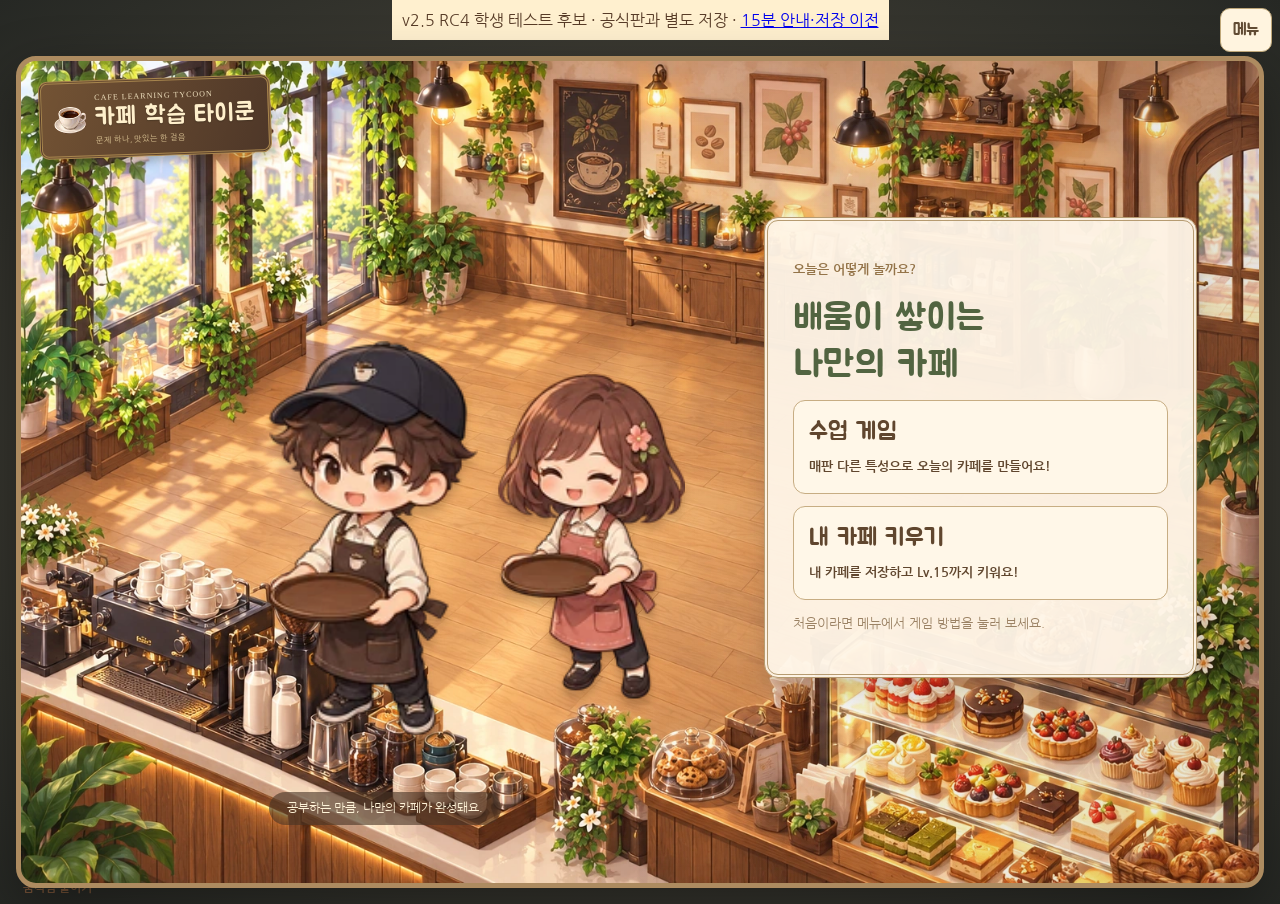
<file: index.html>
<!doctype html><html lang="ko"><head><meta name="cafe-deployment" content="v25-rc4"><meta charset="UTF-8"><meta name="viewport" content="width=device-width,initial-scale=1"><title>카페 학습 타이쿤</title><link rel="stylesheet" href="style.css?v=2.5.0-rc.4-4864a0edbbe3"><link rel="stylesheet" href="typography.css?v=2.5.0-rc.4-4864a0edbbe3"><link rel="stylesheet" href="feedback.css?v=2.5.0-rc.4-4864a0edbbe3"><link rel="stylesheet" href="learning.css?v=2.5.0-rc.4-4864a0edbbe3"><link rel="stylesheet" href="ux.css?v=2.5.0-rc.4-4864a0edbbe3"><link rel="stylesheet" href="integrated.css?v=2.5.0-rc.4-4864a0edbbe3"><link rel="stylesheet" href="events.css?v=2.5.0-rc.4-4864a0edbbe3"></head><body><aside style="padding:10px;text-align:center;word-break:keep-all;background:#fff0cf">v2.5 RC4 학생 테스트 후보 · 공식판과 별도 저장 · <a href="STUDENT-GUIDE.html">15분 안내·저장 이전</a></aside><div id="app"></div><script type="module" src="main.js?v=2.5.0-rc.4-4864a0edbbe3"></script></body></html>
</file>
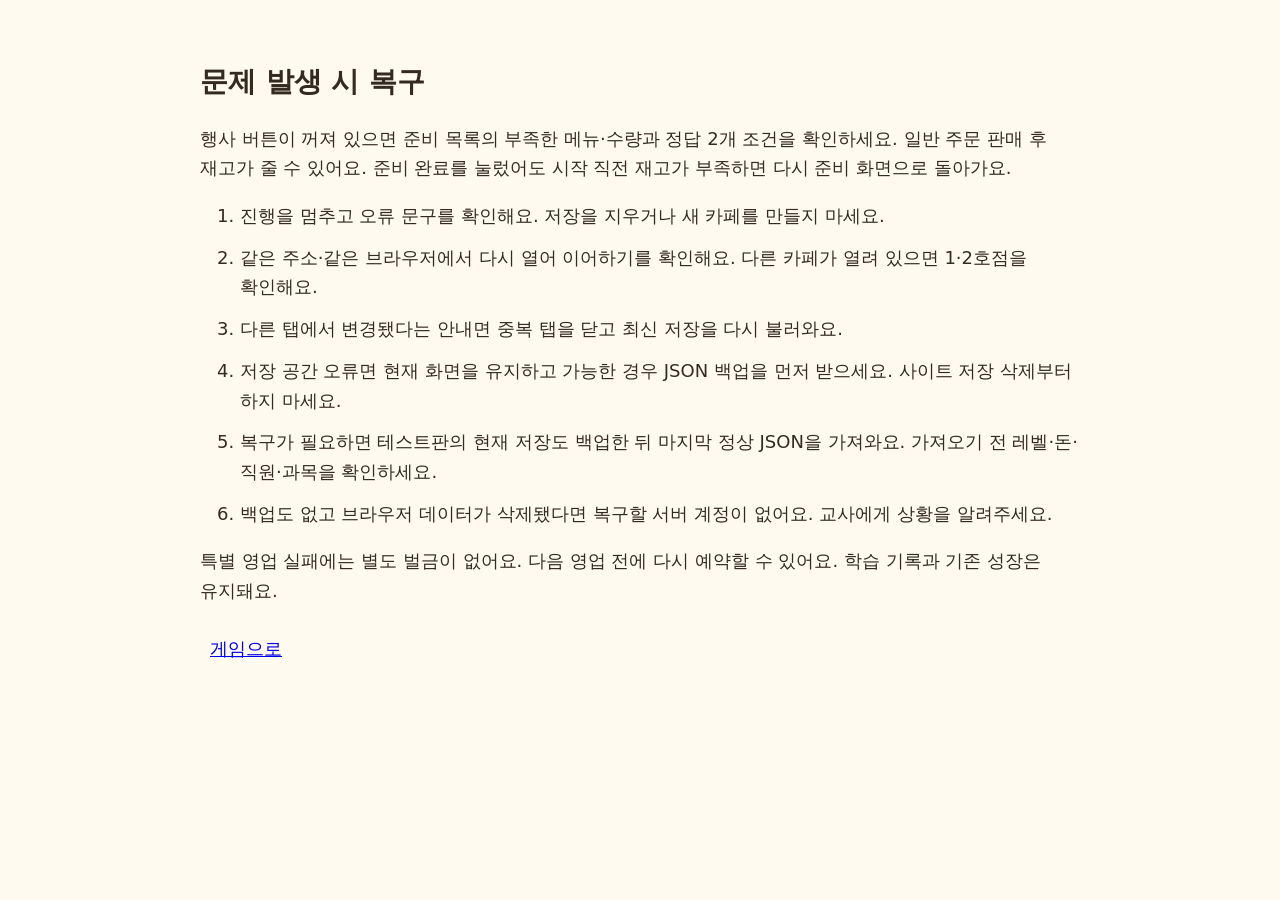
<file: RECOVERY.html>
<!doctype html><html lang="ko"><meta charset="utf-8"><meta name="viewport" content="width=device-width,initial-scale=1"><title>문제 발생 시 복구</title><style>body{font:18px/1.65 system-ui;max-width:880px;margin:24px auto;padding:16px;color:#352a20;background:#fffaf0;word-break:keep-all;overflow-wrap:anywhere}a,button{display:inline-block;padding:10px;min-height:24px}li{margin:12px 0}h1{font-size:28px}table{border-collapse:collapse;width:100%}td,th{border:1px solid #ccc;padding:8px}</style><h1>문제 발생 시 복구</h1><p>행사 버튼이 꺼져 있으면 준비 목록의 부족한 메뉴·수량과 정답 2개 조건을 확인하세요. 일반 주문 판매 후 재고가 줄 수 있어요. 준비 완료를 눌렀어도 시작 직전 재고가 부족하면 다시 준비 화면으로 돌아가요.</p><ol><li>진행을 멈추고 오류 문구를 확인해요. 저장을 지우거나 새 카페를 만들지 마세요.</li><li>같은 주소·같은 브라우저에서 다시 열어 이어하기를 확인해요. 다른 카페가 열려 있으면 1·2호점을 확인해요.</li><li>다른 탭에서 변경됐다는 안내면 중복 탭을 닫고 최신 저장을 다시 불러와요.</li><li>저장 공간 오류면 현재 화면을 유지하고 가능한 경우 JSON 백업을 먼저 받으세요. 사이트 저장 삭제부터 하지 마세요.</li><li>복구가 필요하면 테스트판의 현재 저장도 백업한 뒤 마지막 정상 JSON을 가져와요. 가져오기 전 레벨·돈·직원·과목을 확인하세요.</li><li>백업도 없고 브라우저 데이터가 삭제됐다면 복구할 서버 계정이 없어요. 교사에게 상황을 알려주세요.</li></ol><p>특별 영업 실패에는 별도 벌금이 없어요. 다음 영업 전에 다시 예약할 수 있어요. 학습 기록과 기존 성장은 유지돼요.</p><a href="index.html">게임으로</a>
</file>
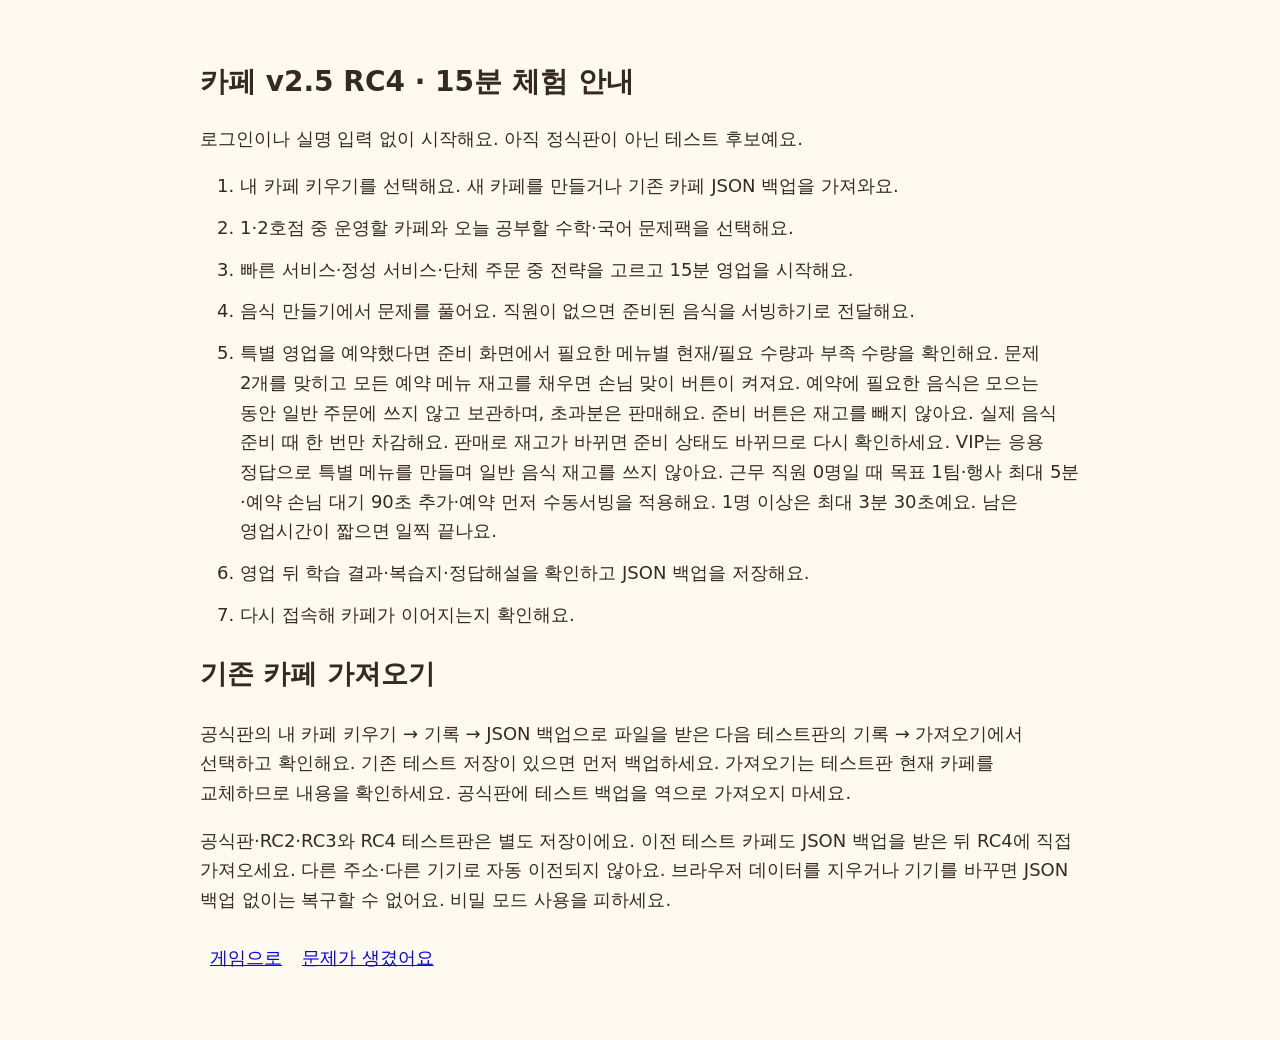
<file: STUDENT-GUIDE.html>
<!doctype html><html lang="ko"><meta charset="utf-8"><meta name="viewport" content="width=device-width,initial-scale=1"><title>카페 v2.5 RC4 · 15분 체험 안내</title><style>body{font:18px/1.65 system-ui;max-width:880px;margin:24px auto;padding:16px;color:#352a20;background:#fffaf0;word-break:keep-all;overflow-wrap:anywhere}a,button{display:inline-block;padding:10px;min-height:24px}li{margin:12px 0}h1{font-size:28px}table{border-collapse:collapse;width:100%}td,th{border:1px solid #ccc;padding:8px}</style><h1>카페 v2.5 RC4 · 15분 체험 안내</h1><p>로그인이나 실명 입력 없이 시작해요. 아직 정식판이 아닌 테스트 후보예요.</p><ol><li>내 카페 키우기를 선택해요. 새 카페를 만들거나 기존 카페 JSON 백업을 가져와요.</li><li>1·2호점 중 운영할 카페와 오늘 공부할 수학·국어 문제팩을 선택해요.</li><li>빠른 서비스·정성 서비스·단체 주문 중 전략을 고르고 15분 영업을 시작해요.</li><li>음식 만들기에서 문제를 풀어요. 직원이 없으면 준비된 음식을 서빙하기로 전달해요.</li><li>특별 영업을 예약했다면 준비 화면에서 필요한 메뉴별 현재/필요 수량과 부족 수량을 확인해요. 문제 2개를 맞히고 모든 예약 메뉴 재고를 채우면 손님 맞이 버튼이 켜져요. 예약에 필요한 음식은 모으는 동안 일반 주문에 쓰지 않고 보관하며, 초과분은 판매해요. 준비 버튼은 재고를 빼지 않아요. 실제 음식 준비 때 한 번만 차감해요. 판매로 재고가 바뀌면 준비 상태도 바뀌므로 다시 확인하세요. VIP는 응용 정답으로 특별 메뉴를 만들며 일반 음식 재고를 쓰지 않아요. 근무 직원 0명일 때 목표 1팀·행사 최대 5분·예약 손님 대기 90초 추가·예약 먼저 수동서빙을 적용해요. 1명 이상은 최대 3분 30초예요. 남은 영업시간이 짧으면 일찍 끝나요.</li><li>영업 뒤 학습 결과·복습지·정답해설을 확인하고 JSON 백업을 저장해요.</li><li>다시 접속해 카페가 이어지는지 확인해요.</li></ol><h2>기존 카페 가져오기</h2><p>공식판의 내 카페 키우기 → 기록 → JSON 백업으로 파일을 받은 다음 테스트판의 기록 → 가져오기에서 선택하고 확인해요. 기존 테스트 저장이 있으면 먼저 백업하세요. 가져오기는 테스트판 현재 카페를 교체하므로 내용을 확인하세요. 공식판에 테스트 백업을 역으로 가져오지 마세요.</p><p>공식판·RC2·RC3와 RC4 테스트판은 별도 저장이에요. 이전 테스트 카페도 JSON 백업을 받은 뒤 RC4에 직접 가져오세요. 다른 주소·다른 기기로 자동 이전되지 않아요. 브라우저 데이터를 지우거나 기기를 바꾸면 JSON 백업 없이는 복구할 수 없어요. 비밀 모드 사용을 피하세요.</p><p><a href="index.html">게임으로</a><a href="RECOVERY.html">문제가 생겼어요</a></p>
</file>
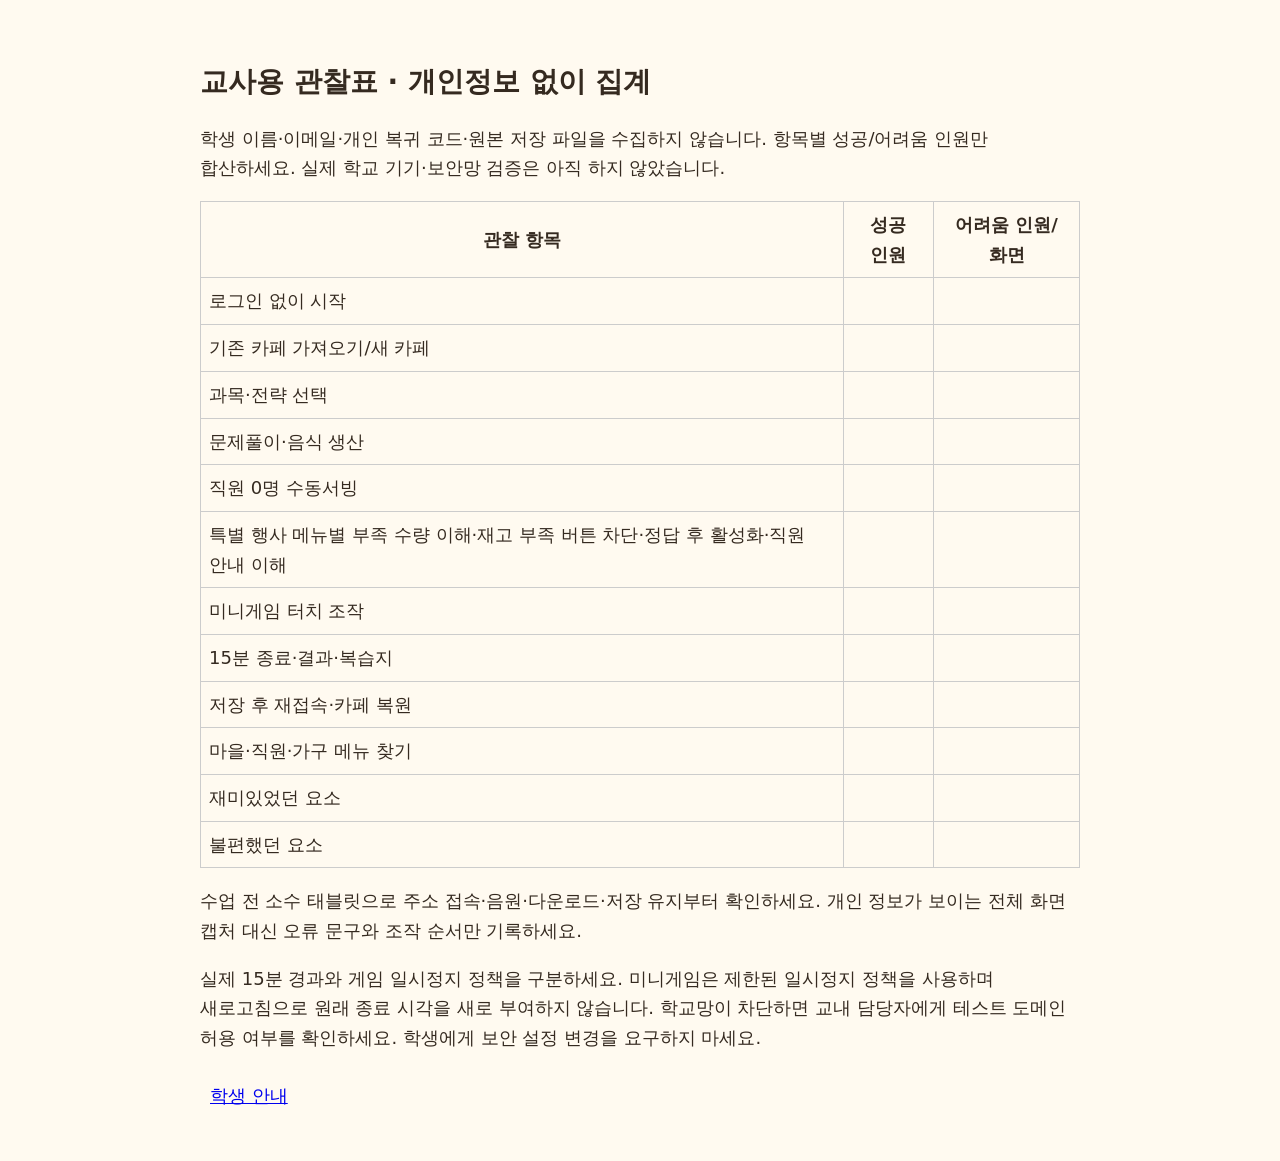
<file: TEACHER-CHECKLIST.html>
<!doctype html><html lang="ko"><meta charset="utf-8"><meta name="viewport" content="width=device-width,initial-scale=1"><title>교사용 관찰표 · 개인정보 없이 집계</title><style>body{font:18px/1.65 system-ui;max-width:880px;margin:24px auto;padding:16px;color:#352a20;background:#fffaf0;word-break:keep-all;overflow-wrap:anywhere}a,button{display:inline-block;padding:10px;min-height:24px}li{margin:12px 0}h1{font-size:28px}table{border-collapse:collapse;width:100%}td,th{border:1px solid #ccc;padding:8px}</style><h1>교사용 관찰표 · 개인정보 없이 집계</h1><p>학생 이름·이메일·개인 복귀 코드·원본 저장 파일을 수집하지 않습니다. 항목별 성공/어려움 인원만 합산하세요. 실제 학교 기기·보안망 검증은 아직 하지 않았습니다.</p><table><tr><th>관찰 항목</th><th>성공 인원</th><th>어려움 인원/화면</th></tr><tr><td>로그인 없이 시작</td><td>　</td><td>　</td></tr><tr><td>기존 카페 가져오기/새 카페</td><td>　</td><td>　</td></tr><tr><td>과목·전략 선택</td><td>　</td><td>　</td></tr><tr><td>문제풀이·음식 생산</td><td>　</td><td>　</td></tr><tr><td>직원 0명 수동서빙</td><td>　</td><td>　</td></tr><tr><td>특별 행사 메뉴별 부족 수량 이해·재고 부족 버튼 차단·정답 후 활성화·직원 안내 이해</td><td>　</td><td>　</td></tr><tr><td>미니게임 터치 조작</td><td>　</td><td>　</td></tr><tr><td>15분 종료·결과·복습지</td><td>　</td><td>　</td></tr><tr><td>저장 후 재접속·카페 복원</td><td>　</td><td>　</td></tr><tr><td>마을·직원·가구 메뉴 찾기</td><td>　</td><td>　</td></tr><tr><td>재미있었던 요소</td><td>　</td><td>　</td></tr><tr><td>불편했던 요소</td><td>　</td><td>　</td></tr></table><p>수업 전 소수 태블릿으로 주소 접속·음원·다운로드·저장 유지부터 확인하세요. 개인 정보가 보이는 전체 화면 캡처 대신 오류 문구와 조작 순서만 기록하세요.</p><p>실제 15분 경과와 게임 일시정지 정책을 구분하세요. 미니게임은 제한된 일시정지 정책을 사용하며 새로고침으로 원래 종료 시각을 새로 부여하지 않습니다. 학교망이 차단하면 교내 담당자에게 테스트 도메인 허용 여부를 확인하세요. 학생에게 보안 설정 변경을 요구하지 마세요.</p><a href="STUDENT-GUIDE.html">학생 안내</a>
</file>
<file: style.css>
:root{font-family:'Malgun Gothic',system-ui,sans-serif;color:#573b27;background:#292722;font-synthesis:none;--cream:#fff5df;--sage:#54774d;--line:#b19462}*{box-sizing:border-box}body{margin:0;background:radial-gradient(ellipse at center,#5b5446,#262824);min-height:100dvh;display:grid;place-items:center}button,input,select{font:inherit}button{cursor:pointer;min-height:42px;border:0;border-radius:8px;padding:10px 16px;font-weight:700;transition:filter .15s,translate .15s}button:hover{filter:brightness(1.06);translate:0 -1px}button:disabled{opacity:.55;cursor:default}button:focus-visible,input:focus-visible,select:focus-visible,summary:focus-visible{outline:3px solid #76a270;outline-offset:3px}[hidden]{display:none!important}.shell{position:relative;width:min(1440px,calc(100vw - 32px),calc((100dvh - 32px)*1.5));margin:16px auto}.brand{position:absolute;left:23px;top:22px;z-index:110;display:flex;align-items:center;gap:9px;padding:12px 16px;border:3px double #a8864e;border-radius:9px;background:linear-gradient(110deg,#735334,#4e3728);color:#fff0cc;box-shadow:0 5px 10px #36271345;transform:rotate(-2deg)}.brand .logo{width:39px}.brand h1{font-size:19px;letter-spacing:-.8px;margin:2px 0;white-space:nowrap}.brand p{font-size:9px;margin:3px 0;color:#e0c998}.brand .eyebrow{font:8px Georgia,serif;letter-spacing:1px;color:#efe0be}.art-sprite{display:inline-block;background-repeat:no-repeat;width:100%;height:auto;vertical-align:middle}.eyebrow{font-size:9px;letter-spacing:1px;color:#947449;font-weight:800}.setup,#playing{aspect-ratio:3/2;overflow:hidden;position:relative;border:5px solid #ad8b60;border-radius:20px;box-shadow:0 20px 55px #0006;background:#cb9f6b url(assets/web/art/room.webp) center/100% 100%}.setup::after{content:'';position:absolute;inset:0;background:linear-gradient(90deg,transparent 45%,#3e2c2420);pointer-events:none}.setup-people{position:absolute;left:20%;bottom:18%;width:36%;display:flex;align-items:flex-end;gap:20px;filter:drop-shadow(0 8px 4px #56391b44);z-index:2}.welcome-owner{width:47%}.welcome-staff{width:42%;margin-bottom:8%}.welcome-card{position:absolute;right:5%;top:19%;width:35%;z-index:3;padding:25px;background:#fff6e8f2;border:4px double #b69b71;box-shadow:0 12px 25px #513a3638;border-radius:14px}.welcome-card h2{font-size:clamp(23px,2.4vw,35px);line-height:1.45;margin:12px 0;color:#526441;letter-spacing:-1px}.welcome-card p{font-size:12px;line-height:1.8}.welcome-note{position:absolute;bottom:7%;left:20%;color:#fff4d9;background:#4835279c;padding:9px 18px;border-radius:30px;font-size:12px;z-index:4}form{display:grid;gap:12px}label{display:grid;gap:6px;font-size:11px;font-weight:700}input,select{border:1px solid #c9b28d;border-radius:7px;min-height:38px;background:#fffcf3;color:#63482d;padding:8px;max-width:100%;width:100%}.custom-time{font-size:10px;color:#8b735c}.custom-time label{margin-top:8px}.primary{background:linear-gradient(#6e925d,#466b45);color:#fff4d4;border:1px solid #35543a;box-shadow:0 3px 0 #304c33}.secondary{background:linear-gradient(#f4e8ce,#e0c8a0);color:#6b4b2b;border:1px solid #c6aa7e}.game-layout,.cafe{position:absolute;inset:0}.cafe{overflow:hidden;background:url(assets/web/art/room.webp) center/100% 100%}.hud{position:absolute;top:20px;right:20px;left:320px;display:flex;justify-content:flex-end;gap:7px;z-index:100}.hud>div{background:linear-gradient(#fff9e8,#f3e4c6);border:2px solid #bd9e71;border-radius:9px;box-shadow:0 3px 6px #44322140;padding:8px 12px;min-width:83px}.hud span{display:block;color:#9b7950;font-size:9px}.hud strong{display:block;font-size:16px;margin-top:2px;color:#62472b}.hud .money-card{min-width:120px}.hud .level-card{min-width:145px}.hud .level-card strong{font-size:11px;line-height:23px}.room-name{position:absolute;left:20px;top:110px;padding:6px 12px;border-radius:20px;background:#fff2d6da;font-size:10px;font-weight:bold;z-index:90}.seats,.workers{position:absolute;inset:0;pointer-events:none}.seat{position:absolute;width:130px;height:150px;transform:translate(-50%,-50%)}.table{position:absolute;bottom:0;left:0;width:130px;z-index:2;filter:drop-shadow(0 4px 2px #6b4a2225)}.table .art-sprite{width:100%}.seat-number{position:absolute;bottom:20%;right:17%;width:16px;height:16px;background:#ffebc5;border:1px solid #a8895e;border-radius:50%;font-size:9px;color:#9b7751;text-align:center;line-height:14px;opacity:.8}.guest{position:absolute;left:7px;bottom:65px;width:60px;z-index:1;filter:drop-shadow(0 3px 1px #63431630)}.bubble{position:absolute;top:-45px;left:20px;transform:translate(-50%,-50%);min-width:61px;max-width:155px;border:2px solid #be9b6c;background:#fff8e8f5;border-radius:12px;padding:5px 8px;text-align:center;z-index:5;box-shadow:0 2px 5px #51371e33}.bubble::after{content:'';position:absolute;bottom:-6px;left:48%;width:8px;height:8px;background:#fff8e8;border-bottom:2px solid #be9b6c;border-right:2px solid #be9b6c;transform:rotate(45deg)}.bubble strong{display:block;font-size:8px;line-height:1.4;white-space:nowrap;color:#816241}.bubble.waiting{border-color:#c59b59}.order-foods{display:flex;justify-content:center;gap:3px;margin-top:3px}.order-foods>span{position:relative;display:flex;align-items:center;gap:1px}.order-foods .food-art{width:25px;height:27px}.order-foods small{font-size:8px;white-space:nowrap}.patience{font-size:7px;color:#b28950;display:block;margin-top:2px}.food-art{position:relative;display:inline-flex;align-items:center;justify-content:center;width:52px;height:50px;vertical-align:middle}.food-art>.art-sprite{width:100%;max-height:100%;height:100%;background-repeat:no-repeat}.food-grade{position:absolute;bottom:-4px;left:50%;transform:translateX(-50%);font-size:7px;letter-spacing:-1px;color:#b68a37;text-shadow:0 1px #fff0ba;white-space:nowrap}.star-5{filter:drop-shadow(0 0 2px #ecc45d)}.worker{position:absolute;width:60px;transform:translate(-50%,-100%);height:116px;filter:drop-shadow(0 4px 2px #5c3a2338)}.worker-art{height:100%;width:100%}.worker b{position:absolute;left:50%;bottom:-14px;transform:translateX(-50%);padding:2px 5px;background:#fff5dfcf;border-radius:7px;font-size:8px;white-space:nowrap;color:#785835}.worker small{position:absolute;left:50%;bottom:-26px;transform:translateX(-50%);font-size:7px;color:#644426;white-space:nowrap;background:#fff0d1a0;border-radius:4px}.worker[data-state=IDLE] b,.worker[data-state=IDLE] small{display:none}.worker em{position:absolute;top:-22px;left:50%;transform:translateX(-50%);font-size:10px;color:#ffffff;font-style:normal;white-space:nowrap;background:#597a4ad9;padding:5px 9px;border:1px solid #ddc37e;border-radius:18px}.worker em:empty{display:none}.worker-tray{position:absolute;left:3%;right:3%;top:62%;display:flex;justify-content:center;align-items:flex-end;z-index:2;gap:0}.worker-tray .food-art{width:22px;height:23px;filter:drop-shadow(0 2px 1px #53341760)}.worker-tray .food-grade{display:none}.walking .worker-art{animation:walk .35s ease-in-out infinite alternate}.guest.eating{animation:eat 1.3s ease-in-out infinite}.guest.leaving{animation:leave 2s ease-in forwards}.guest.entering,.guest.moving_to_seat{animation:arrive 2s ease-out}.pickup-marker{position:absolute;left:74%;top:76%;background:#5f422c;color:#fbe8c2;padding:4px 12px;font:9px Georgia;border:1px solid #ac8b60;transform:rotate(-4deg);z-index:86;box-shadow:0 2px 4px #432b2c40}.counter-foreground{position:absolute;inset:0;background:url(assets/web/art/room.webp) center/100% 100%;clip-path:polygon(0 59%,19% 64%,32% 75%,47% 85%,52% 86%,53% 79%,62% 74%,65% 64%,83% 64%,100% 65%,100% 100%,0 100%);z-index:85;pointer-events:none}.lesson-card{position:absolute;left:20px;bottom:27px;width:230px;padding:13px 15px;background:linear-gradient(#fff7e8,#f3e4c9);border:4px double #aa885c;border-radius:8px;z-index:100;box-shadow:0 5px 12px #3a281d45}.lesson-card h2{font-size:14px;margin:7px 0;color:#624d33}.lesson-card p:not(.eyebrow){font-size:10px;margin:8px 0;color:#907555}.lesson-card .primary{width:100%;font-size:12px;min-height:34px}.pantry{position:absolute;bottom:27px;left:264px;right:98px;height:116px;padding:8px 12px;background:linear-gradient(#fff8e4f0,#edddbcf5);border:4px double #a78554;border-radius:8px;box-shadow:0 5px 12px #33221650;z-index:100}.pantry-head{display:flex;align-items:center;gap:10px;height:18px}.pantry-head h2{font-size:11px;margin:0;white-space:nowrap}.pantry-head span{font-size:8px;color:#94724d}#stock-count{margin-left:auto}#stocks{display:flex;gap:5px;overflow-x:auto;overflow-y:hidden;height:75px;scrollbar-width:thin;scrollbar-color:#b69b72 transparent}.stock{position:relative;display:flex;flex-direction:column;justify-content:center;align-items:center;min-width:79px;width:79px;background:#fff8e585;border-right:1px solid #cfb99480;padding:2px 3px;flex-shrink:0;border-radius:5px}.stock .food-art{width:35px;height:33px}.stock>div{display:contents}.stock b{font-size:8px;max-width:76px;white-space:nowrap;overflow:hidden;text-overflow:ellipsis}.stock .menu-stars{font-size:6px;color:#a88146}.stock strong{font-size:8px;color:#805c3a;margin-top:2px}.stock-dots{display:none}.production{position:absolute;top:-35px;left:50%;transform:translateX(-50%);font-size:11px;white-space:nowrap;color:#fff7e1;background:#4d733de0;border-radius:20px;padding:0 15px;line-height:28px}.production:empty{display:none}.scene-actions{position:absolute;right:16px;bottom:27px;display:grid;gap:9px;z-index:100}.scene-actions button{width:58px;height:62px;padding:6px;color:#5c442c;border:2px solid #af8c5a;background:linear-gradient(#fff4dc,#e5cda2);box-shadow:0 3px 5px #4b342d55;font-size:10px}.nav-symbol{display:block;font-size:23px;line-height:27px;color:#8b6742}#live-stats{position:absolute;left:20px;bottom:6px;font-size:8px;color:#fff4db;text-shadow:0 1px 2px #372315;z-index:100}.problem-panel,.investment-panel{position:fixed;z-index:200;background:linear-gradient(#fff9eb,#f5e8d0);border:4px double #a48251;box-shadow:0 20px 70px #201d1855;border-radius:12px;color:#60472d;padding:20px}.problem-panel{left:24px;bottom:24px;width:330px;max-height:70dvh;overflow:auto}.problem-head{display:flex;align-items:center;justify-content:space-between;gap:10px;border-bottom:1px solid #d4bd99;padding-bottom:10px}.problem-head>span{font-size:11px;color:#9d7950}.problem-head button{background:transparent;color:#977957;padding:4px 8px;min-height:28px;font-size:15px}.problem-panel h2{font-size:20px;line-height:1.6;margin:15px 0}.problem-panel .eyebrow{font-size:10px}.choices{display:grid;grid-template-columns:1fr 1fr;gap:10px}.choices button{background:#ebd9b8;border:1px solid #c9ad7f;color:#684a2b}.hint{font-size:9px;line-height:1.6;color:#9b8264}.feedback{padding:13px;border-radius:8px;font-size:11px;margin:10px 0}.correct{background:#e1e9ce;color:#587546}.incorrect{background:#f4dec4;color:#9b653b}.problem-panel #next{width:100%}.investment-panel{right:22px;top:22px;bottom:22px;width:445px;max-width:calc(100vw - 44px);display:flex;flex-direction:column}.investment-panel h2{font-size:19px;margin:0;color:#587249}.investment-money{font-size:11px;color:#997953}.investment-tabs{display:flex;gap:5px;flex-wrap:wrap}.investment-tabs button{flex:1;font-size:10px;padding:10px 5px;background:#e8d8bb;color:#795b39}.investment-tabs button[aria-selected=true]{background:#638156;color:#fff5da}.investment-message{font-size:10px;color:#8a6c45;min-height:12px}.investment-content{overflow:auto;flex:1;min-height:0;padding:2px 4px}.investment-card{padding:15px;background:#fff9e9;border:1px solid #d4bc98;border-radius:8px;margin-bottom:10px}.investment-card h3{font-size:12px;margin:8px 0}.investment-card p{font-size:10px;line-height:1.8}.investment-card .primary,.investment-card .secondary{width:100%;font-size:10px}.investment-card .food-art{width:64px;height:62px}.menu-investments{display:grid;grid-template-columns:1fr 1fr;gap:10px}.staff-portrait{width:65px;max-height:130px}.afford{padding:8px;border-radius:5px;background:#e7edda;color:#5f7a46}.afford.insufficient{background:#f3e6d0;color:#a47a4d}.locked{opacity:.6}.lock{font-size:12px;color:#9a8261}.unlock-preview{display:flex;gap:8px;flex-wrap:wrap;margin:16px 0}.unlock-preview>span{display:flex;flex-direction:column;align-items:center;font-size:9px;gap:5px;padding:9px;background:#f5e8ce;border-radius:7px;width:95px}.unlock-preview .art-sprite{width:45px;height:45px}.menu-stars{color:#ac8440}.max-label{color:#ad7e31;font-weight:bold}.celebration{position:fixed;left:50%;top:45%;transform:translate(-50%,-50%);z-index:250;width:370px;max-width:90vw;padding:24px;background:#fff3d7;border:5px double #b78e45;border-radius:15px;text-align:center;box-shadow:0 20px 80px #3d291960;pointer-events:none}.celebration button{position:absolute;right:8px;top:8px;pointer-events:auto;background:transparent;min-height:24px;padding:4px}.celebration p{font-size:10px;color:#a58240;letter-spacing:1px}.celebration h2{font-size:22px;color:#5b7a4b}.celebration div{display:flex;justify-content:center;gap:12px}.celebration div>span{font-size:10px;display:flex;flex-direction:column;align-items:center;gap:7px}.celebration .art-sprite{width:54px;height:58px}.results{background:#fff7e7;border:5px double #b69a6d;border-radius:14px;padding:28px;margin-top:125px;min-height:450px;box-shadow:0 20px 50px #1d181855;text-align:center}.results h2{color:#56704b}.result-grid{display:grid;grid-template-columns:repeat(4,1fr);gap:10px;margin:22px 0}.result-grid>div{padding:12px;background:#eee1c8;border-radius:7px;font-size:10px}.result-grid strong{display:block;font-size:18px;margin-top:6px}.analysis{text-align:left;margin:20px 0;padding:12px;border:1px solid #d5bea0;border-radius:7px;font-size:11px}.analysis pre{max-height:240px;overflow:auto;background:#ece0c8;font-size:9px;padding:10px}.fixture-note{position:fixed;top:0;left:0;right:0;background:#30281ddb;color:#eeddb9;text-align:center;font-size:9px;z-index:300;padding:5px}.fixture-note+#app .shell{margin-top:30px}@keyframes walk{from{translate:0 -1px}to{translate:0 1px}}@keyframes eat{50%{rotate:2deg}}@keyframes arrive{from{opacity:0;translate:-20px 20px}to{opacity:1;translate:0 0}}@keyframes leave{to{opacity:0;translate:20px 30px}}@media(max-width:1000px){.shell{width:calc(100vw - 16px);margin:8px auto}.brand{left:12px;top:12px;padding:8px}.brand h1{font-size:14px}.brand .logo{width:28px}.brand p{font-size:7px}.hud{top:12px;right:12px;left:250px;gap:4px}.hud>div{padding:6px 9px;min-width:66px}.hud strong{font-size:13px}.hud .money-card{min-width:99px}.hud .level-card{min-width:126px}.hud .level-card strong{font-size:9px}.lesson-card{left:12px;bottom:23px;width:195px;padding:10px}.lesson-card h2{font-size:12px}.lesson-card p:not(.eyebrow){font-size:9px}.pantry{left:220px;right:85px;bottom:23px;height:103px;padding:6px}.pantry-head span{font-size:7px}#stocks{height:65px}.stock{min-width:66px;width:66px}.stock .food-art{width:29px;height:28px}.stock .menu-stars{font-size:5px}.scene-actions{right:10px;bottom:23px;gap:6px}.scene-actions button{width:51px;height:51px;font-size:9px}.nav-symbol{font-size:19px;line-height:22px}.seat{width:110px;height:126px}.table{width:110px}.guest{width:52px;bottom:55px}.bubble{top:-40px;left:14px;padding:4px 6px}.worker{width:52px;height:98px}.worker-tray .food-art{width:19px;height:20px}.room-name{left:12px;top:94px;font-size:8px}.welcome-card{padding:18px}.setup-people{gap:12px}.welcome-note{font-size:10px}}@media(max-width:700px){.shell{width:calc(100vw - 12px)}.setup,#playing{aspect-ratio:auto;min-height:780px;background-size:auto 100%}.cafe,.counter-foreground{background-size:auto 100%;background-position:45% center}.brand{left:12px;right:auto;top:12px}.brand h1{font-size:16px}.brand .logo{width:31px}.hud{left:12px;right:12px;top:100px;display:grid;grid-template-columns:1fr 1fr 1fr;gap:5px}.hud>div{min-width:0;padding:8px}.hud .money-card{min-width:0}.hud .level-card{grid-column:1/-1;display:flex;justify-content:space-between;align-items:center;padding:4px 9px}.room-name{display:none}.lesson-card{left:12px;right:80px;bottom:145px;width:auto;padding:10px 13px}.lesson-card .eyebrow,.lesson-card p:not(.eyebrow){display:none}.lesson-card h2{font-size:12px;margin:0 0 8px}.pantry{left:12px;right:12px;bottom:28px;height:103px}.scene-actions{right:12px;bottom:145px;gap:6px}.scene-actions button{width:51px;height:46px}.nav-symbol{font-size:16px;line-height:18px}.scene-actions button:nth-child(n+3){display:none}.seat{width:80px;height:98px}.table{width:80px}.guest{width:40px;left:4px;bottom:42px}.bubble{top:-32px;left:7px;min-width:49px;padding:3px 5px;max-width:120px}.bubble strong{font-size:7px}.order-foods .food-art{width:18px;height:20px}.order-foods small{font-size:6px}.worker{width:40px;height:76px}.worker b{font-size:6px}.worker small{display:none}.worker-tray .food-art{width:15px;height:17px}.pickup-marker{font-size:7px;top:70%}.welcome-card{top:auto;bottom:8%;right:6%;width:88%;padding:20px;max-height:50%;overflow:auto}.welcome-card h2{font-size:25px}.setup-people{left:24%;bottom:50%;width:55%}.welcome-note{display:none}.problem-panel{left:10px;right:10px;bottom:10px;width:auto;max-height:64dvh}.investment-panel{inset:10px;width:auto;max-width:none}.result-grid{grid-template-columns:repeat(2,1fr)}.results{padding:18px}.brand+.results{margin-top:110px}}@media(prefers-reduced-motion:reduce){*{animation:none!important;transition:none!important}}

/* Raster actors remain visible above chair backs; food keeps its drawn proportions. */
.art-sprite{overflow:hidden}.guest{bottom:100px}.bubble{top:-80px}@media(max-width:1000px){.guest{bottom:85px}.bubble{top:-70px}}@media(max-width:700px){.guest{bottom:65px}.bubble{top:-55px}}

@media(max-width:700px){#playing:has(.cafe-lv-5),#playing:has(.cafe-lv-6){min-height:1100px}.counter-foreground{display:none}.hud .level-card strong{font-size:10px}}

/* Keep the brand plaque clear of rear-row order bubbles. */
.brand{padding:8px 12px}.brand h1{font-size:17px;line-height:1.3}.brand p{font-size:8px;line-height:1.3;margin:2px 0}.brand .logo{width:32px}.room-name{display:none}@media(max-width:1000px){.brand h1{font-size:14px}.brand .logo{width:28px}}

.nav-symbol svg{display:block;margin:0 auto 3px;width:24px;height:24px}@media(max-width:700px){.nav-symbol svg{width:19px;height:19px;margin-bottom:1px}}

#app{width:100%}@media(max-width:700px){.shell{width:calc(100% - 12px)}.bubble{top:-75px}.lesson-card{position:fixed;bottom:12px;left:12px;right:115px;width:auto;padding:7px;z-index:190}.lesson-card h2{display:none}.lesson-card .primary{min-height:40px;margin:0}.scene-actions{position:fixed;bottom:12px;right:12px;display:flex;z-index:190}.scene-actions button{width:43px;height:55px}}

.cafe,.counter-foreground{background-image:var(--room,url(assets/web/art/room.webp))}

.food-art>.ratio-food{width:var(--food-w);height:var(--food-h)}

/* Visual Polish 1: the cafe is primary; full business details live in the drawer. */
#app.in-session .brand{padding:5px 9px;border-width:1px;box-shadow:0 2px 5px #39281630;transform:none;left:16px;top:16px;gap:6px}
#app.in-session .brand h1{font-size:11px;letter-spacing:-.3px;margin:0}#app.in-session .brand p{display:none}#app.in-session .brand .logo{width:22px}
.hud{left:auto;right:16px;top:16px;gap:0;border:1px solid #b79d71;border-radius:8px;background:#fff5dfe8;box-shadow:0 2px 6px #44291925;overflow:hidden}
.hud>div,.hud .money-card,.hud .level-card{border:0;box-shadow:none;background:transparent;min-width:0;padding:5px 11px;border-radius:0;border-right:1px solid #c5ae8580}.hud>div:last-child{border:0}.hud span{font-size:8px}.hud strong,.hud .level-card strong{font-size:13px;line-height:17px;margin-top:1px;white-space:nowrap}.hud .level-card{min-width:58px}
.lesson-card{left:16px;bottom:17px;width:auto;padding:0;border:0;box-shadow:none;background:transparent;border-radius:0;z-index:120}.lesson-card .primary{min-height:42px;display:flex;align-items:center;gap:7px;width:auto;padding:9px 17px;font-size:12px;box-shadow:0 3px 0 #355139}.lesson-card svg{width:18px;height:18px}.lesson-card .needs-production{outline:2px solid #d5b365;outline-offset:2px}
.pantry{left:50%;right:auto;bottom:17px;transform:translateX(-50%);height:42px;width:fit-content;max-width:300px;padding:4px 10px;display:flex;align-items:center;gap:9px;border:1px solid #bda378;background:#fff6e0dc;box-shadow:0 2px 5px #39251c25;z-index:110}
.pantry-head{height:auto;gap:5px}.pantry-head h2{font-size:8px;white-space:nowrap;font-weight:500}.pantry-head #warehouse-caption{display:none}.pantry-head #stock-count{font-size:8px;margin:0}#stocks{overflow:visible;display:flex;height:30px;gap:6px}.stock{min-width:0;width:auto;padding:0;background:none;border:0;display:flex;flex-direction:row;gap:2px}.stock .food-art{width:24px;height:26px}.stock .food-grade{display:none}.stock strong{font-size:9px;margin:0}
.production{top:auto;bottom:49px;font-size:9px;line-height:21px;padding:0 10px}.scene-actions{right:13px;bottom:78px;gap:6px}.scene-actions button{width:42px;height:45px;font-size:8px;border-width:1px;padding:4px;box-shadow:0 2px 4px #39251c30}.nav-symbol svg{width:19px;height:19px;margin-bottom:2px}#live-stats{display:none}
.guest{width:70px;bottom:111px;background:none;border:0;padding:0;min-height:0;border-radius:0;pointer-events:auto;cursor:pointer;line-height:0}.guest:hover{filter:drop-shadow(0 0 3px #f7df9d);translate:0 0}.guest[aria-pressed=true]{filter:drop-shadow(0 0 4px #edd18d)}
.worker{width:67px;height:128px}.worker b,.worker small{display:none}.worker-tray .food-art{width:25px;height:25px}
.bubble{min-width:0;width:max-content;max-width:106px;padding:4px 4px 3px;border:1px solid #b8a078;border-radius:12px;background:#fff8eae8;box-shadow:0 1px 3px #4e32261e;left:23px;top:-108px;transform:translate(-50%,-50%);pointer-events:none}.bubble::after{width:5px;height:5px;bottom:-4px;border-width:1px;background:#fff8ea}.order-foods{gap:2px;margin:0;align-items:center;min-height:18px}.order-foods>span{position:relative;width:21px;height:18px;display:block}.order-foods .food-art{width:18px;height:18px}.order-foods .food-grade{display:none}.order-foods small{position:absolute;right:-2px;bottom:-1px;line-height:8px;font-size:6px;letter-spacing:-.5px;background:#fff9e6ce;border-radius:3px;padding:0 1px}.patience-meter{display:block;height:2px;margin-top:3px;background:#ddd1b8;border-radius:3px;overflow:hidden}.patience-meter i{height:100%;display:block;background:#83a271;border-radius:3px}.concern .patience-meter i{background:#c89b4e}.urgent .patience-meter i{background:#bc7055}.urgent{border-color:#c48b6e}
.seat:nth-child(3n+2) .bubble{left:38px}.seat:nth-child(3n) .bubble{left:17px}.table-meal{position:absolute;top:38%;left:44%}.table-meal .food-art{width:22px;height:21px}.table-meal .food-grade{display:none}
.guest-detail{position:absolute;left:16px;bottom:72px;width:240px;padding:11px 13px;background:#fff6e8f2;border:1px solid #bca077;border-radius:10px;box-shadow:0 5px 14px #49311d35;z-index:140}.guest-detail>div:first-child{display:flex;align-items:center;justify-content:space-between;gap:10px}.guest-detail strong{font-size:11px}.guest-detail button{min-height:24px;background:none;padding:0 5px;font-size:17px;color:#987e5b}.guest-detail p{font-size:9px;margin:5px 0;color:#9b7751}.detail-order{display:flex;flex-wrap:wrap;gap:8px}.detail-order>span{display:flex;align-items:center;gap:4px}.detail-order .food-art{width:23px;height:24px}.detail-order small{font-size:8px}.detail-order .food-grade{display:none}
@media(max-width:1000px){.hud{left:auto;right:12px;top:12px}.hud>div,.hud .money-card,.hud .level-card{padding:5px 8px;min-width:0}.hud strong,.hud .level-card strong{font-size:12px}.lesson-card{left:12px;bottom:15px;width:auto}.pantry{left:52%;right:auto;bottom:15px;height:40px}.guest{width:61px;bottom:96px}.worker{width:59px;height:110px}.bubble{top:-94px;left:18px;padding:3px 4px}.scene-actions{right:10px;bottom:70px}.scene-actions button{width:39px;height:42px}.worker-tray .food-art{width:22px;height:23px}}
@media(max-width:700px){#app.in-session .brand{left:12px;top:12px}.hud{left:12px;right:12px;top:61px;display:flex;justify-content:space-between}.hud>div,.hud .money-card,.hud .level-card{display:block;padding:5px 9px;min-width:0;grid-column:auto}.hud .level-card strong{font-size:12px}.guest{width:46px;bottom:74px}.worker{width:46px;height:87px}.bubble{top:-88px;left:10px;max-width:103px}.seat:nth-child(2n) .bubble{left:14px}.order-foods .food-art{width:17px;height:17px}.lesson-card{position:fixed;left:12px;right:auto;bottom:12px;z-index:190;width:auto}.lesson-card .primary{min-height:43px;padding:9px 14px}.pantry{left:50%;bottom:78px;height:38px;right:auto;max-width:90%}.scene-actions{position:fixed;right:10px;bottom:12px;display:flex;gap:4px;z-index:190}.scene-actions button,.scene-actions button:nth-child(n+3){display:block;width:36px;height:43px;padding:3px;font-size:7px}.nav-symbol svg{width:17px;height:17px}.guest-detail{position:fixed;left:12px;bottom:70px;max-width:calc(100vw - 24px);z-index:195}.worker-tray .food-art{width:17px;height:18px}}

@media(max-width:700px){.pantry{position:fixed;z-index:185}}

/* Visual Polish 2: image coordinates, independent chairs and shared floor depth. */
.decor,.seats,.workers{position:absolute;inset:0;pointer-events:none;z-index:auto}.decor{display:block}.space-table,.table-front{position:absolute;width:calc(14% * var(--table-scale));transform:translate(-50%,-100%);filter:drop-shadow(0 4px 3px #63482322);line-height:0}.table-front{clip-path:polygon(0 38%,50% 27%,100% 48%,100% 100%,0 100%);filter:none;pointer-events:none}.counter-foreground{z-index:800}.pickup-marker{display:none}
.spatial-guest{position:absolute;width:calc(5.9% * var(--actor-scale));aspect-ratio:1/1.9;transform:translate(-50%,-100%);pointer-events:none}.spatial-guest .guest{position:absolute;inset:0;bottom:auto;left:auto;width:100%;min-height:0;transform:none;filter:drop-shadow(0 2px 2px #573d3030);animation:none;line-height:0}.spatial-guest .guest-art{width:100%;transform-origin:center;transform:scaleX(var(--facing,1))}.spatial-guest[data-facing=left]{--facing:-1}.spatial-guest.seated .guest-art{vertical-align:top}.spatial-guest.walking .guest-art,.worker.walking .worker-art{animation:spatial-step .34s ease-in-out infinite alternate}.spatial-guest .bubble{top:-12px;left:50%;transform:translate(-50%,-100%);max-width:106px}.spatial-guest[data-rear=true] .bubble{left:60%}.spatial-guest[data-rear=false] .bubble{left:34%;top:-7px}.guest-bubble{position:absolute;inset:0;pointer-events:none}.seated-meal{position:absolute;left:48%;top:58%;z-index:4;pointer-events:none}.seated-meal .food-art{width:24px;height:23px}.seated-meal .food-grade{display:none}
.worker{width:5.9%;height:auto;aspect-ratio:1/1.9;animation:none}.worker-art{width:100%;transform:scaleX(var(--facing,1))}.worker[data-facing=left]{--facing:-1}.worker-tray{top:59%;left:4%;right:4%;height:15%;align-items:center;justify-content:center;flex-wrap:nowrap}.worker-tray .food-art{width:30%;height:100%;max-width:25px}.worker b,.worker small{display:none}.worker em{position:absolute;top:-10px;font-size:8px;white-space:nowrap}.worker[data-state=SERVING] .worker-tray{translate:4px -2px}.worker[data-state=PICKING_UP]{filter:drop-shadow(0 0 3px #f3d494)}
@keyframes spatial-step{from{translate:0 0;rotate:-1deg}to{translate:0 -2px;rotate:1deg}}
@media(max-width:700px){#playing,#playing:has(.cafe-lv-5),#playing:has(.cafe-lv-6){min-height:0;aspect-ratio:3/2;overflow:visible;margin-top:104px;margin-bottom:95px}.cafe,.counter-foreground{background-size:100% 100%;background-position:center}.counter-foreground{display:block}#app.in-session .brand{top:-91px}.hud{top:-51px;left:5px;right:5px}.shell{overflow:visible}.worker{width:6.5%;height:auto}.spatial-guest{width:calc(6.5% * var(--actor-scale))}.spatial-guest .bubble{padding:2px 3px;border-radius:8px;max-width:86px;top:-4px}.order-foods>span{width:16px;height:15px}.order-foods .food-art{width:14px;height:14px}.order-foods small{font-size:5px}.patience-meter{margin-top:2px}.seated-meal .food-art{width:14px;height:13px}}
.qa-refill{position:fixed;right:12px;top:28px;z-index:310;font-size:10px;min-height:25px;padding:5px 9px;background:#fff5df}
.cafe{isolation:isolate;z-index:0}.hud,.brand{z-index:110}.scene-actions{z-index:120}
.qa-auto{position:fixed;top:60px;right:12px;background:#fff5df;font-size:9px;padding:6px;border-radius:5px;z-index:310}.qa-audit{position:relative;background:#fff5df;padding:10px;max-width:800px;margin:0 auto;font-size:10px}.qa-audit pre{max-height:250px;overflow:auto}

.qa-auto input{width:13px;height:13px;display:inline;vertical-align:middle;margin:0 4px 0 0}.qa-auto{max-width:170px}.qa-auto:has(input:checked){background:#eef3df}

.spatial-guest[data-bubble-side=right] .bubble{left:90%}.spatial-guest[data-bubble-side=left] .bubble{left:10%}
@media(max-width:700px){.spatial-guest .bubble{max-width:51px;padding:2px;border-radius:6px}.spatial-guest .order-foods{min-height:9px;gap:1px}.spatial-guest .order-foods>span{width:10px;height:10px}.spatial-guest .order-foods .food-art{width:9px;height:9px}.spatial-guest .order-foods small{font-size:4px;line-height:5px;right:0;bottom:0;padding:0}.spatial-guest .patience-meter{height:1px;margin-top:1px}}

.table-meal-token{position:absolute;width:2.6%;height:3.6%;transform:translate(-50%,-50%);pointer-events:none;line-height:0}.table-meal-token .food-art{width:100%;height:100%}.table-meal-token .food-grade{display:none}.seated-meal{display:none}.qa-hide{position:relative;margin:5px auto;z-index:310;font-size:10px;min-height:25px;padding:5px 9px}.qa-tools-hidden .qa-auto,.qa-tools-hidden .qa-refill{display:none}

/* Visual Polish 2.1: full anatomical SIT PNG; no standing-body crop. */
.spatial-guest,.spatial-guest.seated{transform:translate(calc(-1 * var(--anchor-x,50%)),calc(-1 * var(--anchor-y,100%)))}.spatial-guest .guest,.spatial-guest.seated .guest{height:100%;overflow:visible;clip-path:none}.spatial-guest .guest-art{height:100%;width:100%;clip-path:none;vertical-align:top}.spatial-guest .sit-art{transform:none!important;animation:none}.spatial-guest .walk-art{transform:scaleX(var(--facing,1))}.spatial-guest[data-pose=sit] .bubble{top:-12px;left:50%}.table-front{clip-path:polygon(0 38%,50% 27%,100% 48%,100% 55%,48% 69%,0 48%)}.worker[data-state=IDLE]{filter:drop-shadow(0 2px 2px #50372325)}

.spatial-guest{width:calc(5.9% * var(--actor-scale) * var(--pose-size,1))}.qa-pose-refill{position:relative;margin:8px auto;font-size:10px;min-height:27px;padding:6px 10px}.pose-zoom{display:block;overflow:hidden}.pose-zoom #app{width:2200px;transform:translate(-270px,-370px)}.pose-zoom .shell{width:2200px;max-width:none;margin:0}.pose-zoom #playing{width:2200px;height:1466.6667px;aspect-ratio:3/2}.pose-zoom .brand,.pose-zoom .hud,.pose-zoom .lesson-card,.pose-zoom .pantry,.pose-zoom .scene-actions,.pose-zoom .qa-pose-refill{display:none}.pose-zoom .fixture-note{position:fixed;top:0;z-index:9999}
@media(max-width:700px){.spatial-guest{width:calc(6.5% * var(--actor-scale) * var(--pose-size,1))}}
.pose-zoom #app{position:fixed;left:0;top:0;width:2800px;transform:translate(-300px,-500px)}.pose-zoom .shell{width:2800px}.pose-zoom #playing{width:2800px;height:1866.6667px}

.special-badge{position:absolute;left:-7px;top:2px;width:18px;height:18px;display:grid;place-items:center;border-radius:50%;background:#fff4d4;border:1px solid #a77b45;color:#765027;font-size:11px;z-index:3;box-shadow:0 1px 3px #55351b44;pointer-events:none}.vip-arrival .special-badge{animation:vip-spark 1s ease-in-out 3}.vip-arrival:after{content:'★ VIP 방문!';position:absolute;bottom:105%;left:50%;transform:translateX(-50%);background:#fff2c9;color:#70491c;white-space:nowrap;font-size:12px;padding:4px 8px;border-radius:12px;animation:vip-spark 1s ease-in-out 3}.item-card select{display:block;width:100%;margin:8px 0}.item-status{font-size:12px;color:#795638}.investment-tabs{flex-wrap:wrap}@keyframes vip-spark{50%{filter:drop-shadow(0 0 5px #ffd465);opacity:.7}}@media(prefers-reduced-motion:reduce){.vip-arrival .special-badge,.vip-arrival:after{animation:none}}

.item-effects{position:absolute;right:24px;top:72px;font-size:11px;color:#735126;padding:3px 7px;border-radius:8px;background:#fff3d8dd;pointer-events:none;z-index:120}.item-effects:empty{display:none}@media(max-width:700px){.item-effects{top:5px;right:5px;font-size:8px}}

.mode-cards{display:grid;gap:12px}.mode-card{padding:15px;text-align:left;background:#fff7e8;border:1px solid #c7ad83;border-radius:12px;color:#60462e}.mode-card strong{display:block;font-size:20px;margin-bottom:7px}.mode-card span{display:block;font-size:12px;line-height:1.6}.text-button{min-height:30px;padding:7px;background:transparent;color:#785439;font-size:12px}.save-preview{margin:12px 0;padding:10px;border-radius:9px;background:#e9ebd5;font-size:12px}.mode-status{position:absolute;top:65px;left:20px;display:flex;gap:8px;align-items:center;z-index:125;background:#fff6e5dd;border-radius:8px;padding:3px 7px;font-size:10px}.mode-status button{padding:3px 5px;min-height:20px;font-size:9px;background:#eadabe;color:#644b34}.save-ok{color:#55704b}.save-error{color:#995434;font-size:12px}.mode-confirm{position:fixed;inset:0;background:#30271b66;display:grid;place-items:center;z-index:500}.mode-confirm>div{width:min(440px,90vw);background:#fff7e8;border:2px solid #b3946d;border-radius:16px;padding:25px;color:#60462e}.mode-confirm p{line-height:1.6}.mode-confirm button{margin:5px}.welcome-card:has(.mode-cards){max-height:80%;overflow:auto}.welcome-card:has(#class-settings),.welcome-card:has(#continue-growth),.welcome-card:has(#new-growth){max-height:82%;overflow:auto}.welcome-card select{width:100%;margin:7px 0 12px}@media(max-width:700px){.mode-status{top:5px;left:5px;font-size:8px}.welcome-card:has(.mode-cards){bottom:5%;max-height:65%}.mode-card strong{font-size:17px}}
</file>
<file: typography.css>
@font-face{font-family:'Cafe Display';src:url('assets/fonts/Jua-Regular.woff2') format('woff2');font-style:normal;font-weight:400;font-display:swap}
@font-face{font-family:'Cafe Information';src:url('assets/fonts/NanumGothic-Regular.woff2') format('woff2');font-style:normal;font-weight:400;font-display:swap}
@font-face{font-family:'Cafe Information';src:url('assets/fonts/NanumGothic-Bold.woff2') format('woff2');font-style:normal;font-weight:700;font-display:swap}
:root{--font-information:'Cafe Information','Malgun Gothic','Apple SD Gothic Neo',system-ui,sans-serif;--font-display:'Cafe Display',var(--font-information);font-family:var(--font-information);font-weight:400;font-synthesis:none}
button,input,select{font-family:var(--font-information)}
.brand h1,.welcome-card h2,.mode-card strong,#cafe-name,.results>h2,.results>h3,.investment-card h2,.investment-card h3,#investment-panel .problem-head h2,#celebration h2,#celebration h3,.unlock-preview>span,.primary,.vip-arrival:after{font-family:var(--font-display);font-weight:400;letter-spacing:.02em;line-height:1.35}
.brand h1{font-size:24px;letter-spacing:.035em;line-height:1.2;text-shadow:0 1px 1px #33271966}
#app.in-session .brand h1{font-size:21px}
.welcome-card h2{font-size:clamp(30px,2.8vw,38px);line-height:1.3;letter-spacing:.015em}
.mode-card strong{font-size:24px;margin-bottom:7px}.mode-card span,.welcome-card p{font-family:var(--font-information);font-size:13px;line-height:1.75;letter-spacing:0}
.primary{font-size:20px}#make{font-size:19px;white-space:nowrap;line-height:1.35}
.results>h2{font-size:34px}.results>h3{font-size:24px}.investment-card h2{font-size:24px}.investment-card h3{font-size:18px;line-height:1.45;margin-bottom:8px}
#investment-panel .problem-head h2{font-size:24px}.unlock-preview>span{font-size:17px}#celebration h2{font-size:36px}.vip-arrival:after{font-size:16px}
.hud strong,.money-card,.investment-money,.stock strong,.result-grid strong,.menu-investments .investment-card p,.save-preview{font-family:var(--font-information);font-variant-numeric:tabular-nums;letter-spacing:0}
.hud strong{font-size:15px;font-weight:700;line-height:1.35}.hud span{font-size:10px;line-height:1.35}.result-grid strong{font-weight:700;line-height:1.5}
.investment-card p{font-size:12px;line-height:1.7}.investment-money{font-size:13px;line-height:1.6}
.problem-panel,.problem-panel h2,.problem-panel button,.problem-panel label,.problem-panel input,.problem-panel .feedback strong{font-family:var(--font-information);letter-spacing:0}
.problem-panel h2{font-size:23px;font-weight:700;line-height:1.6;word-break:keep-all;overflow-wrap:break-word;margin:14px 0 18px}
.problem-panel button{font-weight:700;font-size:16px;line-height:1.5}.problem-panel .choices button{font-size:18px;min-height:52px}
.problem-panel .feedback p{font-size:15px;line-height:1.75}.problem-panel .feedback strong{font-size:17px;font-weight:700;line-height:1.6}.problem-panel .eyebrow,.problem-panel .hint{font-size:12px;line-height:1.65;letter-spacing:0}.problem-panel input{font-size:18px;line-height:1.5}
@media(max-width:1000px){.brand h1{font-size:21px}#app.in-session .brand h1{font-size:18px}.hud strong,.hud .level-card strong{font-size:13px}.hud span{font-size:9px}.welcome-card h2{font-size:30px}.mode-card strong{font-size:23px}}
@media(max-width:700px){.brand h1,#app.in-session .brand h1{font-size:19px}.welcome-card h2{font-size:29px}.mode-card strong{font-size:22px}.mode-card span{font-size:12px}.primary{font-size:19px}#make{font-size:17px}.hud strong,.hud .level-card strong{font-size:12px}.hud span{font-size:9px}.problem-panel h2{font-size:21px;line-height:1.6}.problem-panel .choices button{font-size:17px}.investment-card h3{font-size:17px}.results>h2{font-size:30px}}

.primary[data-buy]{font-family:var(--font-information);font-weight:700;font-size:14px;letter-spacing:0;line-height:1.5}
</file>
<file: feedback.css>
button:not(:disabled):active{transform:translateY(2px) scale(.98);filter:brightness(.96)}button:disabled:hover{translate:none;filter:none}.sound-settings{position:fixed;right:10px;top:10px;z-index:180;font-family:var(--font-information);font-size:12px;min-height:32px;padding:7px 11px;background:#fff3d8;color:#694d33;border:1px solid #bea47a}.sound-panel{position:fixed;right:12px;top:52px;width:280px;max-width:calc(100vw - 24px);z-index:450;background:#fff6e6;border:2px solid #ba9d75;border-radius:12px;padding:18px;color:#674b34;box-shadow:0 5px 20px #3f2d2755}.sound-panel h2{font-family:var(--font-display);font-size:24px;font-weight:400;margin:0 0 12px}.sound-panel label{display:flex;align-items:center;gap:8px;margin:12px 0;flex-wrap:wrap;font-size:14px}.sound-panel input[type=checkbox]{width:20px;min-height:20px}.sound-panel input[type=range]{width:100%;min-height:32px;padding:0;accent-color:#6f8d59}.sound-panel #sound-close{position:absolute;right:8px;top:8px;min-height:26px;padding:2px 8px}.feel-float{position:fixed;z-index:440;pointer-events:none;transform:translate(-50%,-100%);font-family:var(--font-information);font-size:15px;font-weight:700;color:#607447;background:#fff5dedf;border-radius:12px;padding:4px 9px;white-space:nowrap;animation:feel-float 1.5s ease-out forwards}.feel-pulse{animation:feel-pulse .6s ease-out}.feel-pop{animation:feel-pop .35s ease-out}.feel-soft{animation:feel-soft .65s ease-out}.feel-correct{animation:feel-correct .65s ease-out}.feel-wrong{animation:feel-wrong .4s ease-out}.feel-sweep{animation:feel-soft .6s ease-out}#celebration{animation:feel-soft .45s ease-out;cursor:pointer}@keyframes feel-float{0%{opacity:0;translate:0 3px}15%{opacity:1}85%{opacity:1}100%{opacity:0;translate:0 -22px}}@keyframes feel-pulse{40%{filter:brightness(1.18);scale:1.025}}@keyframes feel-pop{40%{scale:1.08}}@keyframes feel-soft{40%{filter:brightness(1.1)}}@keyframes feel-correct{35%{box-shadow:0 0 0 3px #b4d39b,0 0 24px #cfe3ac}}@keyframes feel-wrong{30%{translate:-3px}60%{translate:3px}}@media(prefers-reduced-motion:reduce){.feel-float,.feel-pulse,.feel-pop,.feel-soft,.feel-correct,.feel-wrong,.feel-sweep,#celebration{animation:none;scale:none;translate:none}.feel-float{opacity:1}button:not(:disabled):active{transform:none;outline:2px solid #8fa779}}

.answer-outcome{font-family:var(--font-information);font-size:15px;font-weight:700;border-radius:8px;padding:8px;background:#ffffff55}.feedback.incorrect .answer-outcome{border-left:3px solid #aa9271}
</file>
<file: learning.css>
.fraction{display:inline-flex;align-items:center;vertical-align:middle;gap:.2em;white-space:nowrap;margin:0 .1em;font-family:var(--font-information);font-variant-numeric:tabular-nums}.fraction-whole{font-weight:700}.fraction-stack{display:inline-flex;flex-direction:column;align-items:center;line-height:1.2;font-size:.88em;min-width:1.2em;text-align:center}.fraction-stack>span{padding:.08em .2em}.fraction-stack>span:first-child{border-bottom:1.5px solid currentColor;width:100%}.problem-panel .choices button{white-space:normal}.problem-panel h2{line-height:1.9}.feedback p{line-height:1.9}.problem-panel .choices{gap:10px}

.reading-text{font-family:var(--font-information);font-size:17px;line-height:1.95;word-break:keep-all;overflow-wrap:anywhere}.reading-text p{margin:16px 0}.reading-table{width:100%;border-collapse:collapse;font-family:var(--font-information);font-size:16px;margin:16px 0;table-layout:fixed}.reading-table th,.reading-table td{border:1px solid #b9aa93;padding:8px;overflow-wrap:anywhere}.reading-table caption{text-align:left;font-size:15px;font-weight:700}.reading-progress{display:flex;flex-wrap:wrap;gap:8px;align-items:center;font-size:14px;margin:12px 0}.problem-panel{overscroll-behavior:contain}.reading-progress button{min-height:44px}@media(max-width:420px){.problem-panel h2{font-size:20px}.reading-table{font-size:15px}}

#classroom-ui{position:fixed;inset:0;z-index:450;overflow:auto;overscroll-behavior:contain;background:#f7f0df;font-family:var(--font-information);padding:20px}#classroom-ui[hidden],#classroom-status[hidden]{display:none}.classroom-card{max-width:900px;margin:auto}.classroom-card label{display:block;margin:14px 0}.classroom-card input,.classroom-card select{width:100%;font:inherit;min-height:44px}.classroom-check{display:flex!important;gap:12px;align-items:center}.classroom-check input{width:24px}.room-code{font-size:clamp(40px,8vw,72px);font-variant-numeric:tabular-nums;letter-spacing:.1em;margin:12px 0;color:#68482c}.classroom-students{display:grid;grid-template-columns:repeat(auto-fit,minmax(260px,1fr));gap:12px;margin:20px 0}.classroom-students article{background:#fffdf5;border:1px solid #d0bda4;border-radius:12px;padding:16px}.classroom-students span{display:block;font-size:14px}.classroom-students p{font-size:16px;line-height:1.8}.classroom-students small{display:block;font-size:13px}#classroom-error{color:#964028}#classroom-status{position:fixed;z-index:210;bottom:8px;right:8px;background:#fff8e8;border:1px solid #bfa98c;border-radius:8px;font-size:12px;padding:6px;max-width:220px;pointer-events:none}.classroom-entry{display:flex;gap:12px;flex-wrap:wrap;margin:16px 0}@media(max-width:420px){#classroom-ui{padding:16px}.classroom-students{grid-template-columns:1fr}}

.publisher-image{width:100%;overflow:auto;max-height:65vh;overscroll-behavior:contain}.publisher-image img{display:block;width:100%;height:auto;max-width:none}.publisher-material.zoomed img{width:1190px}.publisher-material label{display:block}.publisher-material select{font:inherit;min-height:44px}.publisher-material p{font-size:15px;line-height:1.8}

#publisher-multi label{display:inline-flex;gap:8px;align-items:center;padding:12px;min-height:44px}#publisher-multi input{width:22px;height:22px}

#classroom-status button{pointer-events:auto;min-height:36px;font:inherit;border:1px solid #bfa98c;border-radius:6px;background:#fffdf5;color:#68482c}.personal-return-code{font-size:24px;letter-spacing:.06em;font-variant-numeric:tabular-nums;overflow-wrap:anywhere}

body:has(#problem-panel:not([hidden])) #classroom-status,body:has(#classroom-ui:not([hidden])) #classroom-status{display:none}body[data-classroom-active="true"]:has(#problem-panel:not([hidden])) #session-menu{display:none}#classroom-status button{min-height:44px}
#learning-report{padding:20px 0;text-align:left;font-family:var(--font-information)}#learning-report h3{font-family:var(--font-display);font-size:23px;margin:24px 0 12px}#learning-report p{line-height:1.7;overflow-wrap:anywhere}#learning-report details{margin:12px 0;padding:12px 15px;background:#fffaf0;border:1px solid #d7c4aa;border-radius:12px}#learning-report summary{font-weight:700;cursor:pointer;min-height:30px;line-height:1.6}#learning-report article{border-top:1px solid #decfbc;padding:12px 0}#learning-report code{white-space:pre-wrap;overflow-wrap:anywhere;color:#5a3629}.analytics-grid{display:grid;grid-template-columns:repeat(4,minmax(0,1fr));gap:10px}.analytics-grid>div{padding:12px;background:#f5eddf;border-radius:12px;line-height:1.5}.analytics-grid strong,.analytics-grid small{display:block}.analytics-grid strong{font-size:20px}.analytics-grid small{font-size:12px}.analytics-prompt{white-space:pre-line}.analytics-actions{display:flex;flex-wrap:wrap;gap:10px}.analytics-actions button{min-height:48px}.analytics-note{color:#79432a}@media(max-width:640px){.analytics-grid{grid-template-columns:repeat(2,minmax(0,1fr))}#learning-report{padding:12px 0}#learning-report h3{font-size:22px}.analytics-actions{display:grid;grid-template-columns:1fr}.analytics-grid strong{font-size:19px}}body:has(#results:not([hidden]) #learning-report){display:block}#app.in-session .shell:has(#results:not([hidden]) #learning-report){width:min(980px,calc(100vw - 20px));margin:54px auto 16px}#results:has(#learning-report){margin-top:0!important;max-height:calc(100dvh - 70px);min-height:0;padding:18px;overflow:auto}#results:has(#learning-report)>h2{font-size:28px;margin:8px 0}#results:has(#learning-report)>.eyebrow{margin:0}#results:has(#learning-report)>h2+p{margin:6px 0;font-size:14px}body:has(#results:not([hidden]) #learning-report) #classroom-status{display:none}#learning-report h3{margin:16px 0 8px}#learning-report>p{margin:8px 0}@media(max-width:640px){#results:has(#learning-report){padding:12px}#results:has(#learning-report)>h2{font-size:25px}#learning-report h3{font-size:21px;margin-top:14px}}
.question-diagram{margin:12px 0;padding:8px;background:#fffdf7;border-radius:12px}.question-diagram>img{display:block;width:100%;height:auto;max-height:290px;object-fit:contain}.question-diagram summary{font-size:14px;cursor:pointer}.diagram-scroll{overflow-x:auto;max-width:100%;overscroll-behavior:contain}.diagram-scroll img{width:560px;max-width:none;height:auto}.question-diagram details[open]{margin-top:8px}

#learning-report .review-objective{margin:16px 0;padding:14px;background:#fffaf0;border:1px solid #d7c4aa;border-radius:12px}#learning-report .review-objective h4{font-family:var(--font-display);font-size:22px;margin:0 0 8px}#learning-report .review-question h5{font:700 16px var(--font-information);margin:0 0 10px}#learning-report .review-explanation{padding:12px;background:#eef2e5;border-radius:10px}#learning-report .review-explanation p{margin:6px 0 0}#learning-report .review-answer{color:#35553b}#learning-report .review-choices{padding-left:24px;line-height:1.8;overflow-wrap:anywhere}#learning-report .review-progress{font-size:14px;color:#6b5946}

#learning-report .twin-worksheet{margin-top:20px;padding-top:8px;border-top:2px solid #d7c4aa}#learning-report .twin-worksheet [hidden]{display:none!important}#learning-report .analytics-actions a{display:inline-flex;align-items:center;justify-content:center;min-height:48px;padding:12px 16px;text-align:center;text-decoration:none;border-radius:12px;border:1px solid #baa27b;line-height:1.5}#learning-report .analytics-actions a.primary{color:#fff;background:#607e46}#learning-report .analytics-actions a.secondary{color:#493d31;background:#f4e7ca}
</file>
<file: ux.css>
button,input,select{touch-action:manipulation}button:focus-visible,input:focus-visible,select:focus-visible{outline:3px solid #659053;outline-offset:3px}.sound-settings,.game-help{min-height:44px;min-width:44px}.game-help{position:fixed;right:75px;top:10px;z-index:180;font-size:12px;padding:7px 10px;background:#fff3d8;color:#694d33;border:1px solid #bea47a}.sound-panel #sound-close{min-width:44px;min-height:44px}.sound-panel input[type=range]{min-height:44px}.ux-dialog{position:fixed;inset:0;z-index:600;background:#241b1688;display:grid;place-items:center;padding:16px}.ux-dialog>div{width:min(460px,100%);max-height:90dvh;overflow:auto;background:#fff6e6;border:2px solid #b8996e;border-radius:20px;padding:24px;box-shadow:0 10px 40px #241b1666;color:#634e36}.ux-dialog h2{font-family:var(--font-display);font-weight:400;font-size:29px;margin:8px 0 16px}.ux-dialog p,.ux-dialog li{line-height:1.8}.ux-dialog ol{padding-left:24px}.ux-dialog li{margin-bottom:10px}.ux-dialog button{min-height:44px;margin:6px 4px 0 0}.first-guide{position:fixed;top:105px;left:50%;translate:-50% 0;z-index:300;max-width:440px;width:calc(100vw - 36px);padding:12px 16px;background:#fff5de;border:2px solid #aa9569;border-radius:14px;box-shadow:0 4px 16px #3a2b2940;color:#614f33}.first-guide p{margin:0 0 4px;font-weight:700;font-size:14px;line-height:1.6}.first-guide button{min-height:44px;font-size:12px}.guide-highlight{outline:3px solid #e7c978;outline-offset:3px}.study-content{background:#f1ead6;border-radius:10px;padding:12px;line-height:1.6;margin:12px 0}.study-content strong{display:block;margin-top:4px;font-size:17px}.welcome-card .primary{min-height:52px}.pack-retry{min-height:44px}.mode-status button{min-height:44px;font-size:12px;padding:6px 10px}.result-grid strong{font-size:19px}.results{max-height:calc(100dvh - 135px);overflow:auto}.results .result-cafe{font-family:var(--font-display);font-size:24px;line-height:1.5}.result-grid>div{padding:12px}.asset-unavailable{background-image:none!important;background-color:#f0dec0!important;border:1px solid #ac946c;border-radius:10px;display:inline-grid!important;place-items:center;overflow:hidden;color:#755638}.asset-unavailable:after{content:attr(data-fallback-label);font-size:12px;font-family:var(--font-information)}.investment-tabs{overflow-x:auto;flex-wrap:nowrap}.investment-tabs button{min-height:44px;flex-shrink:0}.investment-panel button,.problem-panel button{min-height:44px;min-width:44px}.investment-card button{width:100%}.afford.insufficient{color:#8a5a42}.scene-actions button{min-height:46px;min-width:46px}#timer{font-variant-numeric:tabular-nums}#timer.ending-time{color:#974e36}#playing .mode-status{gap:5px;flex-wrap:wrap}.sound-panel label{min-height:44px}.mode-confirm button{min-height:44px}.growth-summary{display:grid;grid-template-columns:repeat(2,minmax(0,1fr));gap:8px}.growth-summary>div{padding:10px;background:#f4ead4;border-radius:10px}.growth-summary strong{display:block}@media(max-width:700px){.first-guide{top:12px;left:12px;translate:none;max-width:calc(100vw - 130px);width:auto;font-size:12px}.first-guide p{font-size:12px}.first-guide button{padding:4px 7px}.game-help{right:68px;padding:6px;font-size:11px}.sound-settings{right:8px}.mode-status{left:12px;right:12px;top:65px!important}.scene-actions button:nth-child(n+3){display:flex}.scene-actions{bottom:145px;display:grid;grid-template-columns:repeat(2,46px)}.scene-actions button{width:46px;height:46px;font-size:8px}.nav-symbol{width:16px;height:16px}.lesson-card{right:116px}.welcome-card{max-height:67%;bottom:4%;overflow:auto}.welcome-card h2{font-size:28px}.results{max-height:calc(100dvh - 100px);padding:14px}.brand+.results{margin-top:85px}.result-grid strong{font-size:17px}.investment-tabs button{padding:8px 10px}.ux-dialog>div{padding:18px}.ux-dialog h2{font-size:25px}.first-guide:has(+*){max-width:calc(100vw - 140px)}}@media(max-width:400px){.mode-card strong{font-size:19px}.welcome-card{padding:16px}.welcome-card h2{font-size:25px}.mode-cards{gap:8px}.problem-panel h2{font-size:19px}.mode-status{font-size:10px}.mode-status button{font-size:11px}.growth-summary{grid-template-columns:1fr 1fr}.ux-dialog>div{padding:16px}}
/* v1.1: controls occupy document rows; the cafe is an unobstructed scene. */
#app.in-session .brand{display:none}
#app.in-session .shell{width:min(1120px,calc(100% - 16px));margin:8px auto}
#app.in-session #playing{aspect-ratio:auto;min-height:0;margin:0;overflow:visible;background:#f5ead5;border:1px solid #b99d72;border-radius:14px;padding:8px;box-shadow:0 8px 35px #0003}
.session-tools{display:flex;align-items:center;gap:6px;min-height:44px}
#app:not(.in-session) .session-tools{height:0;min-height:0}
#app:not(.in-session) .session-tools>span{display:none}
#app:not(.in-session) .session-tools .game-help,#app:not(.in-session) .session-tools .sound-settings{position:fixed;z-index:180}
.session-tools>span{flex:1;font-family:var(--font-display);font-size:20px;color:#fff1d6}
.session-tools .game-help,.session-tools .sound-settings{position:static;min-height:44px;font-size:12px;z-index:auto}
#playing .hud{position:static;display:grid;grid-template-columns:repeat(4,minmax(0,1fr));gap:0;margin:4px 0 8px;background:#fff7e7;box-shadow:none}
#playing .hud>div,#playing .hud .money-card,#playing .hud .level-card{display:block;min-width:0;padding:6px 8px}
#playing .hud strong,#playing .hud .level-card strong{font-size:14px;line-height:1.4}
#playing .game-layout{position:relative;inset:auto;display:grid;grid-template-columns:1fr;gap:8px}
#playing .cafe{position:relative;inset:auto;width:100%;aspect-ratio:3/2;order:1;border-radius:10px;background-size:100% 100%}
#playing .room-name{top:8px;left:8px;font-size:11px;padding:3px 8px;display:block}
#playing .lesson-card{position:static;inset:auto;order:3;display:flex;flex-wrap:wrap;align-items:center;gap:8px;padding:0;width:auto}
#playing .lesson-card .primary{flex:1;justify-content:center;min-height:48px;font-size:18px}
#serve{min-height:48px;font-size:15px;flex:1}
#service-status{flex-basis:100%;font-size:11px;text-align:center;color:#765e42}
#playing .pantry{position:relative;inset:auto;transform:none;order:2;display:block;width:100%;max-width:none;height:auto;padding:8px;background:#fff7e6;border:1px solid #d8bf99;box-shadow:none;min-width:0}
#playing .pantry-head{display:flex;gap:5px;margin-bottom:5px}
#playing .pantry-head h2{font-size:12px;font-weight:700}
#playing .pantry-head #warehouse-caption{display:none}
#playing #stock-count{font-size:10px;margin-left:auto}
#playing #stocks{display:flex;overflow-x:auto;overflow-y:hidden;height:84px;gap:6px;scrollbar-width:thin;scroll-snap-type:x proximity}
#playing .stock{width:88px;min-width:88px;display:flex;flex-direction:column;gap:2px;border:1px solid #d1c5a8;background:#faf7e9;border-radius:8px;padding:3px;scroll-snap-align:start}
#playing .stock .food-art{width:32px;height:31px}
#playing .stock b{font-size:11px;max-width:82px;line-height:1.3}
#playing .stock strong{font-size:10px;white-space:nowrap;line-height:1.5}
#playing .stock[data-status="0"]{background:#f2e3d9;border-color:#bf977f}
#playing .stock[data-status="부족"]{background:#fff0c9;border-color:#c4a65c}
#playing .stock[data-status="MAX"]{background:#e2ead6;border-color:#8da17c}
#playing .stock-received{animation:stock-received 1s ease-out}
#playing .production{position:static;transform:none;white-space:normal;text-align:center;font-size:11px;line-height:22px;margin-top:4px}
#playing .scene-actions{position:static;inset:auto;order:4;display:grid;grid-template-columns:repeat(4,minmax(0,1fr));gap:6px}
#playing .scene-actions button,#playing .scene-actions button:nth-child(n+3){display:flex;flex-direction:row;align-items:center;justify-content:center;gap:5px;width:auto;height:auto;min-height:44px;font-size:12px;padding:6px;box-shadow:none}
#playing .nav-symbol{width:18px;height:18px;line-height:18px}
#playing .mode-status{position:static;inset:auto!important;order:6;display:flex;flex-wrap:wrap;gap:6px;background:transparent;padding:0;font-size:11px}
#playing .mode-status #save-status{flex:1}
#playing .mode-status button{min-height:44px;font-size:11px}
#playing #live-stats{position:static;order:7;font-size:10px;color:#80694d;text-shadow:none;text-align:center}
#playing .item-effects{position:static;order:5;font-size:11px}
#playing .item-effects:empty{display:none}
#playing .first-guide{position:static;inset:auto;translate:none;transform:none;width:auto;max-width:none;order:0;padding:6px 10px;box-shadow:none;display:flex;align-items:center;flex-wrap:wrap;gap:4px;border-width:1px}
#playing .first-guide p{flex:1;min-width:180px;font-size:12px;margin:0}
#playing .first-guide button{min-height:44px;padding:6px;font-size:11px}
.production-receipt{display:flex;gap:6px;overflow-x:auto;padding:10px 0;max-width:100%}
.production-receipt>div{min-width:88px;display:flex;flex-direction:column;align-items:center;padding:6px;border:1px solid #a9bd94;border-radius:8px;background:#f9fff0}
.production-receipt .food-art{width:42px;height:42px}.production-receipt b{font-size:11px;white-space:nowrap}.production-receipt strong{color:#486a39}.production-receipt small{font-size:10px}
.food-transfer{position:fixed;z-index:650;pointer-events:none}.food-transfer .food-art{width:40px;height:40px}
#return-cafe{width:100%;min-height:48px}
.problem-panel{width:min(480px,calc(100vw - 24px));max-height:calc(100dvh - 24px);left:12px;bottom:12px;overscroll-behavior:contain}
.investment-panel{width:min(560px,calc(100vw - 24px));max-width:none;padding:12px;top:12px;bottom:12px;right:12px}
.investment-content{overscroll-behavior:contain}.investment-content .menu-investments{grid-template-columns:1fr;gap:6px}
.investment-content .investment-card{margin:0 0 6px;padding:10px}
.investment-content .investment-card h3{font-size:17px;margin:0 0 4px;line-height:1.3}
.investment-content .investment-card p{font-size:12px;line-height:1.5;margin:4px 0}
.investment-content .menu-row{display:grid;grid-template-columns:42px minmax(0,1fr) auto;gap:8px;align-items:center}
.investment-content .menu-row .food-art{width:40px;height:40px}
.investment-content .menu-row h3{font-size:15px}.investment-content .menu-row h3 small{font-size:11px;color:#987037}
.investment-content .menu-row p{font-size:11px}
.investment-content .menu-row button{width:auto;font-size:11px;padding:6px;min-height:44px}
.investment-content .staff-portrait{width:42px;max-height:70px;float:left;margin:0 10px 5px 0}
.investment-content .afford{padding:4px 6px}.investment-message:empty{display:none}
.investment-content .staff-row{display:grid;grid-template-columns:42px minmax(0,1fr) auto;gap:4px 8px;align-items:center}
.investment-content .staff-row .staff-portrait{grid-column:1;grid-row:1 / span 3;float:none;margin:0}
.investment-content .staff-row h3,.investment-content .staff-row p{grid-column:2;margin:0}
.investment-content .staff-row button{grid-column:3;grid-row:1 / span 3;width:auto;max-width:110px;font-size:11px;padding:6px}
.investment-content .staff-row .afford,.investment-content .item-card .afford{display:none}
.investment-content .item-card{display:grid;grid-template-columns:minmax(0,1fr) auto;gap:4px 8px}
.investment-content .item-card h3,.investment-content .item-card p,.investment-content .item-card label{grid-column:1;margin:0}
.investment-content .item-card button{grid-column:2;grid-row:1 / span 3;width:auto;max-width:100px;align-self:center;padding:6px;font-size:11px}
.feel-float{z-index:190}
@media(min-width:701px){#app.in-session .shell{width:min(1120px,calc(100% - 16px),max(600px,calc((100dvh - 450px)*1.5)))}}
.investment-money{margin:6px 0}.investment-panel>.hint{margin:4px 0}
@keyframes stock-received{35%{background:#d3ebac;box-shadow:inset 0 0 0 2px #7c9b56}}
@media(max-width:700px){body:has(#app.in-session){display:block}.session-tools>span{font-size:18px}#app.in-session .shell{width:calc(100% - 12px);margin:6px auto}#playing .hud>div,#playing .hud .money-card,#playing .hud .level-card{padding:5px}#playing .hud strong,#playing .hud .level-card strong{font-size:12px}#playing .cafe{aspect-ratio:3/2}#playing .spatial-guest{width:calc(6.8% * var(--actor-scale) * var(--pose-size,1))}#playing .worker{width:7%}#playing .worker small{display:block;font-size:7px;bottom:-12px}#playing .worker b{bottom:-5px;font-size:7px}.investment-panel{inset:8px;width:auto}.problem-panel{inset:auto 8px 8px;width:auto;max-height:calc(100dvh - 16px);padding:12px}.problem-panel h2{font-size:20px}.problem-panel .feedback{padding:10px}.problem-panel .feedback p{font-size:14px}.guest-detail{bottom:12px}.investment-content .menu-row{gap:6px;grid-template-columns:36px minmax(0,1fr) auto}.investment-content .menu-row .food-art{width:34px;height:36px}.investment-content .menu-row h3{font-size:14px}.investment-content .menu-row button{font-size:10px}}
</file>
<file: integrated.css>
/* Final v1.1 candidate layer: reuse approved bitmap art and both Korean font families. */
body:has(#app.in-session){padding-top:env(safe-area-inset-top);padding-bottom:env(safe-area-inset-bottom)}
.session-tools{color:#614b33}.session-tools>.tools-title{color:#614b33;font-size:18px}
.session-menu{position:relative;z-index:220;margin-left:auto}.session-menu>summary{list-style:none;cursor:pointer;min-width:48px;min-height:44px;padding:10px 12px;background:#fff4df;border:1px solid #bfa779;border-radius:10px;font-family:var(--font-display);font-size:17px}
.session-menu-content{position:absolute;right:0;top:48px;width:180px;padding:8px;background:#fff7e9;border:1px solid #bfa779;border-radius:12px;box-shadow:0 5px 16px #38281833;display:grid;gap:5px}
.session-menu:not([open]) .session-menu-content{display:none}.session-menu-content button,.session-menu-content .game-help,.session-menu-content .sound-settings{position:static!important;inset:auto!important;width:100%;min-height:44px;min-width:44px;font-size:13px;text-align:left;padding:8px;color:#624b32;background:#f2e6ce;border:0;box-shadow:none}
#app:not(.in-session) .session-menu{position:fixed;right:max(8px,env(safe-area-inset-right));top:max(8px,env(safe-area-inset-top));z-index:180}
#playing .mode-status{min-height:16px;gap:4px;margin:0}#playing .mode-status span{font-size:10px}#playing .mode-status #save-status:empty{display:none}#live-stats{display:none}
#playing .cafe,#playing .counter-foreground{background-size:calc(100% * var(--room-zoom,1)) calc(100% * var(--room-zoom,1))}
#playing .hud{margin:0 0 6px}.session-tools{min-height:44px;margin-bottom:2px}#playing .game-layout{gap:6px}
#playing .pantry{padding:6px}#playing #stocks{height:91px}#playing .stock{justify-content:center;align-items:center;padding:3px 4px}#playing .stock b{max-width:none;overflow:visible;text-overflow:clip;white-space:normal;word-break:keep-all;overflow-wrap:normal;font-size:10px;line-height:1.3;text-align:center;min-height:13px}
#playing #stocks[data-menus="3"] .stock{flex:1;width:auto;min-width:0}#playing #stocks[data-menus="3"] .stock b{font-size:11px}
#playing .stock[data-needed="true"]{box-shadow:inset 0 0 0 2px #c39244}#playing .stock[data-needed="true"] b:before{content:'주문 ';font-size:8px;color:#8b6031}
#playing .pantry-head{align-items:baseline;margin-bottom:3px}.pantry-head #stock-count{white-space:normal}
#playing .lesson-card{gap:6px}#playing .lesson-card .primary,#playing #serve{min-height:46px;font-size:17px}#service-status{font-size:10px!important;line-height:1.3;min-height:13px}
.service-hint{width:100%;font-size:11px;line-height:1.5;background:#fff5db;border-left:3px solid #c4a666;border-radius:6px;padding:5px 8px;margin:0}
#playing:has(.service-hint:not([hidden])) #first-guide{display:none}#playing .first-guide{padding:4px 6px;gap:2px}#playing .first-guide p{min-width:0;font-size:11px;line-height:1.45}#playing .first-guide button{min-width:44px;padding:5px;font-size:10px}
.departure-talks{order:2;display:flex;gap:6px;align-items:stretch;pointer-events:none}.departure-bubble{position:relative;flex:1;min-width:0;border:1px solid #cbb78e;background:#fff9eb;border-radius:9px;padding:4px 7px;box-shadow:0 1px 3px #80694b18}
.departure-bubble:before{content:'';position:absolute;top:-4px;left:16px;width:6px;height:6px;background:#fff9eb;border-left:1px solid #cbb78e;border-top:1px solid #cbb78e;rotate:45deg}.departure-bubble b{display:block;font-family:var(--font-display);font-weight:400;font-size:11px;color:#657247}.departure-bubble span{font-family:var(--font-information);font-size:11px;line-height:1.45;word-break:keep-all;overflow-wrap:normal}
.investment-panel h2,.investment-panel h3,.investment-panel p,.result-grid,.growth-summary,.problem-panel{word-break:keep-all;overflow-wrap:normal}.investment-panel h2>small{display:block;font-family:var(--font-information);font-size:12px;font-weight:700}.cafe-upgrade-name{display:block;font-family:var(--font-display);font-size:clamp(20px,5.5vw,26px);line-height:1.35}
.investment-content .menu-row h3{white-space:normal;word-break:keep-all;line-height:1.35}.investment-content .menu-row button{min-width:44px;max-width:110px;word-break:keep-all}.investment-content .afford{font-size:11px;line-height:1.4;margin:3px 0;padding:3px 5px}.afford strong{display:block;font-size:11px;font-weight:700}
.investment-content .staff-row .afford,.investment-content .item-card .afford{display:block;grid-column:1 / -1}.investment-content .staff-row button{grid-row:1 / span 2}.investment-content .staff-row{grid-template-columns:40px minmax(0,1fr) auto}.investment-content .staff-row .staff-portrait{grid-row:1 / span 2}.investment-content .item-card button{grid-row:1 / span 2}
.problem-panel .production-result-title{font-family:var(--font-display);font-size:27px;font-weight:400}.production-summary{font-size:13px!important;color:#547246;font-weight:700}.answer-review{font-family:var(--font-information);font-size:13px;line-height:1.65;margin:5px 0}.answer-review summary{cursor:pointer;min-height:30px;padding:4px 0}.production-receipt{margin:0;padding:7px 0}.production-receipt>div{min-width:84px;max-width:120px}.production-receipt b{white-space:normal;word-break:keep-all;text-align:center}
.hall-unlock{font-size:13px}.celebration h2,#celebration h2{word-break:keep-all}.pickup-marker{font-size:8px!important;bottom:24%!important}
@media(max-width:390px){.investment-content .menu-row{grid-template-columns:34px minmax(0,1fr);gap:4px 8px}.investment-content .menu-row .food-art{grid-row:1 / span 2}.investment-content .menu-row button{grid-column:2;max-width:none;width:100%;min-height:44px;margin-top:3px}.investment-content .menu-row h3{font-size:15px}.investment-content .menu-row p{font-size:11px}.investment-content .staff-row{grid-template-columns:34px minmax(0,1fr)}.investment-content .staff-row button{grid-column:2;grid-row:auto;max-width:none;min-height:44px}.investment-content .staff-row .afford{grid-column:2}.investment-tabs button{font-size:11px;padding:6px 8px}.session-tools>.tools-title{font-size:17px}}
@media(max-width:700px){#app.in-session .shell{margin:3px auto}#app.in-session #playing{padding:6px}.room-name{max-width:75%;word-break:keep-all}.spatial-guest .bubble{min-width:38px;max-width:50px}.spatial-guest .patience-meter{height:3px}.departure-bubble span{font-size:10px}.departure-bubble b{font-size:10px}.results{max-height:calc(100dvh - 65px);line-height:1.6}.result-grid{gap:6px}.result-grid>div{padding:8px}.result-grid strong{font-size:16px}}
@media(prefers-reduced-motion:reduce){.departure-bubble,.stock-received{animation:none!important}}
.lesson-card .service-hint:not([hidden]){display:block}.investment-content .menu-row .afford{font-size:10px;padding:3px 4px}.investment-content .menu-row .afford strong{font-size:10px}
.investment-content .staff-row .staff-portrait{width:100%;max-width:40px;align-self:start}@media(max-width:390px){.investment-content .staff-row .staff-portrait{max-width:34px}}

/* Hospitality stays below the room on small screens. */
.hospitality-note{margin:.2rem 0;color:#74462e;font:500 .92rem/1.5 var(--font-information);text-align:center}.hospitality-badge{font-size:.65rem;white-space:nowrap;background:#fff4cf;color:#715127;border:1px solid #d9b976}.signature-art{object-fit:contain;width:2.3rem;height:2.3rem}.signature-ready{font-family:var(--font-display);color:#745429}.flower-gift{box-shadow:inset 0 0 24px #eec6a780}#special-order{min-height:44px;background:#fff1d6;color:#684b2c;border-color:#d5ae75}

.lesson-card .hospitality-note:not([hidden]){display:block;flex-basis:100%}#special-order{flex-basis:100%;font-family:var(--font-display);font-weight:400}

.spatial-guest .hospitality-badge{left:calc(100% + 2px);top:2px;width:auto;height:auto;padding:2px 4px;min-height:15px;border-radius:5px;font-size:8px;line-height:1.2}

/* Management return controls persist while the live investment body refreshes. */
.investment-panel .investment-header,.investment-panel .investment-footer{flex:0 0 auto}
.investment-panel .investment-header{min-height:50px;padding-bottom:8px}
.investment-panel .investment-header h2{margin:0;font-size:21px}
.investment-panel .investment-header #close-invest{min-width:96px;min-height:44px;padding:8px 10px;font-size:14px;white-space:nowrap;background:#eee0c5;border:1px solid #c3aa7e}
.investment-panel .investment-body{display:flex;flex-direction:column;flex:1 1 auto;min-height:0;overflow:hidden}
.investment-panel .investment-content{flex:1 1 auto;min-height:0;overflow-y:auto;touch-action:pan-y}
.investment-panel .investment-footer{padding-top:8px;border-top:1px solid #d4bd99}
.investment-panel #return-invest{display:block;width:100%;min-height:48px;font-size:18px}
.investment-panel .investment-footer .hint{margin:5px 0 0;font-size:10px;text-align:center}
body:has(#investment-panel:not([hidden])) .first-guide{display:none}
@media(max-width:700px){.investment-panel{top:max(8px,env(safe-area-inset-top));bottom:max(8px,env(safe-area-inset-bottom));padding:10px}.investment-panel .investment-header h2{font-size:20px}.investment-panel .investment-footer{padding-bottom:env(safe-area-inset-bottom)}}

.investment-body>.investment-money,.investment-body>.investment-tabs,.investment-body>.investment-message{flex:0 0 auto}.investment-body>.investment-money{margin:8px 0;font-size:12px;line-height:1.5}.investment-body>.investment-message{margin:6px 0;font-size:11px;line-height:1.4}.investment-body>.investment-content{flex:1 1 0}

#investment-panel{z-index:230}body:has(#investment-panel:not([hidden])) .session-menu{visibility:hidden;pointer-events:none}

/* Today’s café: a separate CLASS_MATCH run, with a calm menu-board presentation. */
#run-status{display:flex;align-items:center;gap:8px;flex-wrap:wrap;margin:8px 0;padding:10px 14px;background:#fff6e4;border:1px solid #d7b88c;border-radius:14px;color:#624327}#run-status[hidden],#run-choices[hidden]{display:none}#run-status>div{flex:1;min-width:160px}#run-status strong{display:block;font-family:var(--font-display);font-size:18px}#run-status span{font-size:11px}#run-status p{width:100%;margin:0;font-size:12px;line-height:1.6}#run-status button{min-height:44px;font-size:13px}
#run-choices{position:fixed;inset:0;z-index:240;background:#30251a88;display:grid;place-items:center;padding:16px}.run-sheet{width:min(780px,100%);max-height:calc(100dvh - 32px);overflow:auto;overscroll-behavior:contain;background:#fff8e9;color:#513924;border:3px solid #d4ad79;border-radius:22px;padding:24px;box-sizing:border-box;box-shadow:0 16px 60px #24190e55}.run-sheet header{display:flex;align-items:center;justify-content:space-between;gap:12px}.run-sheet h2{font-family:var(--font-display);font-size:27px;line-height:1.3;margin:4px 0}.run-sheet p{line-height:1.7}.run-card-grid{display:grid;grid-template-columns:repeat(3,minmax(0,1fr));gap:12px}.run-card{background:#fffdf6;border:2px solid #d0b48a;border-radius:16px;padding:18px;text-align:left;color:#593b24;min-height:190px}.run-card:hover,.run-card:focus-visible{border-color:#67956c;background:#eff7e7}.run-card>span{font-size:11px;color:#866b4e}.run-card strong{display:block;font-family:var(--font-display);font-size:22px;line-height:1.4;margin:10px 0}.run-card p{font-size:14px;margin:8px 0}.run-card b{display:block;color:#3e7047;font-size:13px;margin-top:16px}.run-picked{background:#f0e5cf;border-radius:12px;padding:8px 16px;font-size:13px}.run-sheet #run-later{width:100%;min-height:48px}.run-result{padding:14px;background:#fff6e4;border-radius:14px;margin:16px 0}#run-settings input{width:100%;box-sizing:border-box;min-height:44px;padding:8px;border:1px solid #c6ad87;border-radius:8px;font:inherit}body:has(#run-choices:not([hidden])) .session-menu{visibility:hidden;pointer-events:none}
@media(max-width:700px){#run-status{padding:8px 10px}#run-status strong{font-size:16px}#run-choices{padding:8px}.run-sheet{padding:14px;max-height:calc(100dvh - 16px)}.run-sheet h2{font-size:21px}.run-card-grid{grid-template-columns:1fr;gap:8px}.run-card{min-height:0;padding:12px}.run-card strong{font-size:19px;margin:3px 0}.run-card p{font-size:13px;margin:4px 0}.run-card b{margin-top:6px}.run-sheet header button{min-width:88px;min-height:44px}.run-sheet header{position:sticky;top:-14px;background:#fff8e9;padding:8px 0;z-index:1}}

.run-sheet header>div{min-width:0}.run-sheet header button{flex:0 0 auto;white-space:nowrap;padding:10px 12px}.run-sheet h2{word-break:keep-all}.run-card p{font-weight:400}#run-status>button{white-space:nowrap}

/* v1.7: collectible spaces, separate from the cafe action plane. */
.long-tools{display:flex;flex-wrap:wrap;gap:8px;padding:10px 12px;margin:8px 0;background:#fff7e7;border:1px solid #c3a27a;border-radius:12px}.long-tools button{font-family:var(--font-display);min-height:44px;font-size:15px}.long-tools p{width:100%;margin:0;color:#4b7547;font-size:14px}.long-tools p:empty{display:none}.long-dialog{z-index:270!important;padding:14px}.long-dialog>div{width:min(880px,100%);max-height:88dvh;overflow:auto;overscroll-behavior:contain;padding:24px!important;background:#fff8e8;border:4px double #be9e72;border-radius:20px;box-sizing:border-box}.long-dialog h2{font-family:var(--font-display);font-size:28px}.long-dialog p{line-height:1.75}.collection-head{display:flex;align-items:center;justify-content:space-between;gap:10px;position:sticky;top:-24px;background:#fff8e8;z-index:3;padding:8px 0}.collection-head button{white-space:nowrap;flex-shrink:0}.mission-options{display:grid;grid-template-columns:repeat(3,minmax(0,1fr));gap:12px}.mission-choice{background:linear-gradient(#fffdf5,#f1e6ce);border:2px solid #c5aa83;padding:20px;text-align:left;color:#5a4028;border-radius:16px}.mission-choice:hover{border-color:#638858}.mission-choice strong{display:block;font-family:var(--font-display);font-size:23px;margin:10px 0}.mission-choice>span{font-size:10px;letter-spacing:1px;color:#88704c}.mission-choice p{font-weight:400;font-size:15px}.mission-choice small{display:block;color:#50734b;font-size:13px}.collection-grid,.decor-collection,.album-grid{display:grid;grid-template-columns:repeat(3,minmax(0,1fr));gap:12px}.visitor-card,.decor-collection article,.album-grid article{background:#fffdf7;border:1px solid #d0b791;border-radius:14px;padding:14px;overflow:hidden;text-align:center}.visitor-card>.guest-art{width:80px;max-height:140px;margin:auto}.visitor-card strong,.decor-collection strong,.album-grid strong{display:block;font-family:var(--font-display);font-size:18px}.visitor-card p{font-size:13px}.visitor-card small{font-size:11px}.undiscovered{background:#eee7d9;color:#8e8474}.unknown-visitor{display:block;font-size:64px;height:110px;color:#b6aa93}.decor-collection img{height:80px;width:80px}.decor-collection small{display:block;font-size:12px}.album-grid img{width:100%;border-radius:8px}.long-dialog label{margin:12px 0;font-size:15px}.long-dialog select{font-size:16px}#collected-decor{position:absolute;inset:0;pointer-events:none;z-index:15}#collected-decor img{position:absolute;width:7%;height:auto;transform:translate(-50%,-50%);filter:drop-shadow(0 2px 1px #4b2c2b55)}
@media(max-width:700px){.long-tools{display:grid;grid-template-columns:1fr 1fr;padding:7px;gap:6px}.long-tools button{font-size:14px;padding:8px}.long-tools p{grid-column:1/-1}.long-dialog>div{padding:14px!important;max-height:94dvh}.long-dialog h2{font-size:22px}.mission-options{grid-template-columns:1fr;gap:8px}.mission-choice{padding:14px}.mission-choice strong{font-size:21px;margin:4px 0}.mission-choice p{margin:4px 0}.collection-grid,.decor-collection{grid-template-columns:1fr 1fr;gap:8px}.collection-head{top:-14px}.collection-head button{padding:8px;font-size:13px}.album-grid{grid-template-columns:1fr}.visitor-card{padding:10px}.visitor-card>.guest-art{width:65px}}

.spatial-guest[data-floor=upper] .bubble{top:calc(100% + 4px);left:50%;transform:translate(-50%,0)}.storefront-memory{width:220px;max-height:120px;object-fit:contain;display:block;margin:8px auto}

body:has(#setup:not([hidden])) #long-tools{display:none}

@media(max-width:640px){.spatial-guest[data-floor=upper] .bubble{max-width:48px}.spatial-guest[data-floor=upper] .order-foods{gap:1px}}

.growth-grant{margin:12px 0;padding:14px;border:1px solid #b9c49b;border-radius:14px;background:#f4f8e8}.growth-grant p{line-height:1.6;overflow-wrap:anywhere}

/* v1.7.2A: selected branch architecture and accessible comparison. */
/* Keep comparison text in semantic groups at every width. */
.branch-dialog{word-break:keep-all;overflow-wrap:anywhere}
.branch-dialog>div{box-sizing:border-box;max-width:1120px!important;width:calc(100vw - 24px);max-height:94dvh;overflow:auto;padding:24px!important;min-width:0}
.branch-intro{margin-bottom:18px}.branch-intro h2{margin:0 0 8px;font-size:28px;line-height:1.35}.branch-intro p{margin:4px 0;line-height:1.6}.branch-intro .branch-fairness{color:#75624c;font-size:14px}
.branch-options{display:grid;grid-template-columns:repeat(3,minmax(0,1fr));gap:16px;align-items:stretch}
.branch-card{min-width:0;box-sizing:border-box;padding:14px;background:#fffaf1;border:1px solid #dfcfb9;border-radius:16px;display:flex;flex-direction:column;gap:12px}
.branch-options img{display:block;width:100%;aspect-ratio:3/2;object-fit:cover;border-radius:10px;min-width:0}
.branch-summary{min-width:0}.branch-summary h3{margin:0 0 6px;font-size:22px;line-height:1.3;white-space:nowrap}.branch-summary p{margin:0;font-size:15px;line-height:1.6}
.branch-features{display:flex;flex-wrap:wrap;gap:5px 8px;list-style:none;padding:0;margin:0;font-size:14px;line-height:1.5}.branch-features li{white-space:nowrap;background:#f2e8d5;border-radius:6px;padding:3px 7px}
.branch-future{margin-top:auto}.branch-future>span{display:block;font-size:12px;font-weight:700;color:#79694f;margin-bottom:4px}.branch-future p{margin:0;font-size:14px;line-height:1.6}
.branch-options button{margin:0;min-height:46px;width:100%;white-space:nowrap!important;font-size:17px}.branch-dialog #branch-later{min-height:44px;margin-top:18px}
@media(min-width:700px) and (max-width:1023px){.branch-options{grid-template-columns:repeat(2,minmax(0,1fr))}.branch-card:last-child{grid-column:1/-1;width:calc(50% - 8px);justify-self:center}}
@media(max-width:699px){.branch-dialog>div{padding:14px!important;width:calc(100vw - 16px)}.branch-intro{margin-bottom:12px}.branch-intro h2{font-size:24px}.branch-intro p{font-size:15px}.branch-options{grid-template-columns:minmax(0,1fr);gap:12px}.branch-card{display:grid;grid-template-columns:clamp(80px,25vw,140px) minmax(0,1fr);grid-template-areas:"image summary" "features features" "future future" "button button";gap:10px;padding:12px;align-items:start}.branch-options img{grid-area:image}.branch-summary{grid-area:summary}.branch-summary h3{font-size:21px}.branch-features{grid-area:features}.branch-future{grid-area:future}.branch-options button{grid-area:button}.branch-future>span{display:inline;margin-right:6px}.branch-future p{display:inline}.branch-future{font-size:14px;line-height:1.6}}
.branch-confirm-image{width:min(100%,640px);border-radius:14px}.branch-dialog button{white-space:normal}.cafe[data-branch]:not([data-branch=""]){--room-zoom:1!important}.cafe[data-branch]:not([data-branch=""]) .counter-foreground{display:none}.cafe[data-branch="dessert"] .space-table::after,.cafe[data-branch="dessert"] .table-front::after{content:"";position:absolute;left:25%;top:31%;width:56%;height:19%;border-radius:50%;background:linear-gradient(150deg,#fffdf5,#efdddc);border:1px solid #d5b885;transform:rotate(-10deg);pointer-events:none;box-shadow:0 2px 1px #ac8a7640}.cafe[data-branch="bakery"] .space-table::after{content:"";position:absolute;left:46%;top:27%;width:16%;height:13%;border-radius:50%;background:repeating-linear-gradient(70deg,#9d5c23 0 2px,#d5a258 2px 4px);border:1px solid #7e5b37;pointer-events:none}


.branch-viewport{order:0;overflow-x:auto;max-width:100%;border-radius:12px;overscroll-behavior-x:contain}.branch-viewport>.cafe{width:100%}#branch-zoom{display:none}@media(max-width:700px){#branch-zoom{display:block}.branch-viewport.enlarged>.cafe{width:560px!important;max-width:none!important;aspect-ratio:3/2!important;height:auto!important}}

@media(max-width:699px){.branch-features{gap:5px 6px}.branch-features li{padding:3px 4px}}
/* v1.7.2B recruitment: readable Korean and stable card actions */
.crew-dialog>div{width:min(1120px,96vw);max-height:92dvh;overflow:auto;padding:24px;box-sizing:border-box;word-break:keep-all;overflow-wrap:anywhere}.crew-header{display:flex;align-items:center;justify-content:space-between;gap:16px;position:sticky;top:-24px;background:#fff7e9;z-index:3;padding:12px 0}.crew-header h2{margin:0}.candidate-grid,.crew-grid{display:grid;grid-template-columns:repeat(3,minmax(0,1fr));gap:16px;margin:16px 0}.crew-card{min-width:0;display:flex;flex-direction:column;gap:10px;padding:18px;background:#fffaf1;border:2px solid #e0c6a5;border-radius:20px;word-break:keep-all;overflow-wrap:anywhere}.crew-card h3,.crew-card p{margin:0;line-height:1.55}.crew-card strong{color:#7c4832}.crew-card button{min-height:46px;width:100%;margin-top:auto;white-space:normal;word-break:keep-all}.crew-card button+button{margin-top:0}.crew-portrait{display:block;width:120px;height:120px;object-fit:contain;align-self:center}.crew-card .sprite{align-self:center}.crew-confirm{padding:18px;background:#fff0cd;border:2px solid #bc7d42;border-radius:16px;margin:16px 0}.crew-confirm button{min-height:46px;margin:6px}.crew-message{min-height:1.5em}.staff-ability{position:absolute;bottom:100%;left:50%;transform:translateX(-50%);width:max-content;max-width:140px;border-radius:12px;background:#fff3bb;border:2px solid #c68e45;padding:5px 8px;color:#5c361c;font-size:12px;line-height:1.4;z-index:9;word-break:keep-all;pointer-events:none}.staff-ability[hidden]{display:none}.worker-art.actual-worker-pose{background-repeat:no-repeat}
@media(max-width:1023px) and (min-width:700px){.candidate-grid,.crew-grid{grid-template-columns:repeat(2,minmax(0,1fr))}}
@media(max-width:699px){.crew-dialog>div{padding:14px;max-height:94dvh;width:96vw}.crew-header{top:-14px;gap:8px}.crew-header h2{font-size:21px}.crew-header button{min-height:44px;max-width:116px}.candidate-grid,.crew-grid{grid-template-columns:1fr;gap:12px}.crew-card{display:grid;grid-template-columns:82px minmax(0,1fr);gap:8px 12px;padding:14px}.crew-card .crew-portrait,.crew-card>.sprite{grid-column:1;grid-row:1/5;width:82px;height:82px;align-self:start}.crew-card h3,.crew-card span,.crew-card strong,.crew-card p{grid-column:2}.crew-card b,.crew-card button{grid-column:1/-1}.crew-card h3{font-size:19px}.crew-card p{font-size:14px}.crew-confirm button{width:100%;margin:5px 0}}

.stock.staff-radar{outline:3px solid #6caa72;box-shadow:0 0 0 5px #e0f2c9}.stock.staff-radar:after{content:"준이의 재고 알림";display:block;font-size:11px;color:#356243}

.legacy-portrait{display:flex;justify-content:center;align-items:center}.legacy-portrait>.crew-portrait-art{display:block;height:100%;width:auto;flex:0 0 auto}.investment-tabs button{word-break:keep-all;overflow-wrap:normal;white-space:normal}

.crew-progress{display:block;line-height:1.55;color:#6c5a43;grid-column:1/-1}

.space-table,.table-front{transform:translate(-50%,-100%) scaleX(var(--table-flip,1))}
/* Grid editor: board and runtime use the same full-room percentage coordinates. */
.layout-dialog{z-index:310!important;padding:12px;box-sizing:border-box}.layout-shell{width:min(1150px,100%);max-height:94dvh;overflow:auto;overscroll-behavior:contain;background:#fff9ed;border:2px solid #b89768;border-radius:20px;padding:20px!important;box-sizing:border-box;color:#513b29;word-break:keep-all;overflow-wrap:anywhere}.layout-heading{display:flex;justify-content:space-between;align-items:center;gap:12px}.layout-heading h2{margin:0;font-family:var(--font-display);font-size:30px}.layout-heading .eyebrow{margin:0 0 5px}.layout-dialog button{min-height:44px;min-width:44px;white-space:normal;word-break:keep-all;overflow-wrap:anywhere;font-size:15px;padding:8px 12px}.layout-intro{font-size:15px;line-height:1.7}.layout-workspace{display:grid;grid-template-columns:minmax(0,1fr) 235px;gap:18px}.layout-canvas-wrap{min-width:0}.layout-board{position:relative;aspect-ratio:3/2;background-size:100% 100%;border:3px solid #38774b;border-radius:12px;overflow:hidden;isolation:isolate;touch-action:pan-y;cursor:crosshair;box-sizing:border-box}.layout-board.invalid{border-color:#b82424}.layout-board::after{content:'';position:absolute;inset:0;background-image:linear-gradient(90deg,#fff6 1px,transparent 1px),linear-gradient(#fff6 1px,transparent 1px);background-size:2% 2%;pointer-events:none;z-index:6}.layout-object{position:absolute;display:block;z-index:4;line-height:0;cursor:grab;filter:drop-shadow(0 2px 2px #42321866);user-select:none;-webkit-user-drag:none;touch-action:pan-y}.layout-object .art-sprite{width:100%;display:block}.layout-object.selected{filter:drop-shadow(2px 0 #0469c5) drop-shadow(-2px 0 #0469c5) drop-shadow(0 2px #0469c5) drop-shadow(0 -2px #0469c5)}.layout-fixed{position:absolute;z-index:2;background:repeating-linear-gradient(135deg,#bb673547 0 3px,#fff5 3px 6px);border:1px solid #854d2c77;box-sizing:border-box;font-size:10px;text-align:center;pointer-events:none}.layout-routes{position:absolute;inset:0;width:100%;height:100%;pointer-events:none;z-index:7}.layout-error-dot{position:absolute;transform:translate(-50%,-50%);border-radius:50%;background:#b51d26;color:white;font-weight:900;padding:2px 7px;z-index:8;pointer-events:none}.layout-inventory h3{font-family:var(--font-display);font-size:20px;margin:0 0 10px}.layout-choices{display:grid;grid-template-columns:1fr;gap:7px;margin-bottom:18px}.layout-choices button{display:flex;align-items:center;justify-content:center;gap:5px;background:#fffdf6;border:1px solid #bfa57f;border-radius:9px}.layout-choices .chosen{background:#e3f0e4;border:2px solid #38774b}.layout-choices img{width:30px;height:30px;object-fit:contain}.layout-controls{border-top:1px solid #c9b494;padding-top:14px;margin-top:10px}.layout-actions{display:flex;flex-wrap:wrap;gap:7px;margin-top:10px}.layout-status{padding:10px;background:#f0ebdf;line-height:1.6;min-height:24px}.layout-legend,.layout-dialog .hint{font-size:13px;line-height:1.65}.layout-dialog #layout-confirm{width:100%;max-width:400px}.layout-dialog button:disabled{opacity:.5;cursor:not-allowed}
@media(max-width:767px){.layout-dialog{padding:5px}.layout-shell{padding:12px!important;border-radius:12px;max-height:97dvh}.layout-workspace{display:block}.layout-heading{align-items:flex-start}.layout-heading h2{font-size:25px}.layout-heading button{max-width:125px}.layout-inventory{margin-top:12px}.layout-choices{grid-template-columns:repeat(3,minmax(0,1fr));gap:5px;margin-bottom:10px}.layout-choices button{font-size:13px;padding:7px 3px;flex-wrap:wrap}.layout-inventory h3{font-size:18px}.layout-actions{gap:5px}.layout-actions button{flex:1 0 auto}.layout-legend{margin:7px 0}.layout-controls{margin-top:5px}.layout-intro{font-size:14px;margin:10px 0}.layout-board::after{background-size:2% 2%}}
#layout-editor>.layout-shell{width:min(1150px,100%);max-width:100%}#layout-editor .layout-board .art-sprite{display:block;width:100%;height:auto}

html.layout-editing{overflow:hidden}

#collected-decor{z-index:auto}

.layout-footprint{position:absolute;z-index:5;border:2px solid #176b32;background:#65cf722b;pointer-events:none;box-sizing:border-box}.layout-footprint.blocked{border-color:#a71920;background:#ff354b3b}
/* v1.7.3A: separate room shell, tables and individual chairs. */
.free-sprite{display:block;width:100%;aspect-ratio:1;background-repeat:no-repeat;background-size:400% 400%;pointer-events:none}.free-fixed-layer,.free-floor-layer{position:absolute;inset:0;background-size:100% 100%;background-position:center;pointer-events:none;z-index:0}.free-floor-layer{z-index:1}.free-object{position:absolute;display:block;transform:translate(-50%,-90%);line-height:0;touch-action:none;user-select:none;-webkit-user-drag:none}.free-chair{pointer-events:none}.free-editor .free-chair{pointer-events:auto}.free-selected{filter:drop-shadow(1px 0 #1e68b5) drop-shadow(-1px 0 #1e68b5) drop-shadow(0 1px #1e68b5)}.free-board{background:#e2c29e;isolation:isolate;touch-action:pan-y}.free-board::after{z-index:2}.free-board .layout-footprint{z-index:1000}.free-board .layout-error-dot{z-index:1003}.free-board .layout-routes{z-index:1002}.free-fixed-mark{position:absolute;z-index:3;pointer-events:none;border:1px dashed #8a663e;background:#6a40211c;font-size:9px}.free-decoration{width:6%;height:auto}.free-selection-preview{display:flex;flex-wrap:wrap;justify-content:space-between;gap:5px 12px;background:#f1e6d0;border-radius:9px;padding:10px;margin-bottom:8px;min-height:44px;line-height:1.5;font-size:15px}.free-selection-preview small{width:100%;font-size:12px}.free-drag-preview{position:absolute;z-index:1200;transform:translate(-50%,-100%);padding:8px 10px;border:2px solid #277d77;background:#faffeee8;border-radius:9px;font-size:13px;line-height:1.5;pointer-events:none;white-space:nowrap;box-shadow:0 3px 10px #0003}.free-summary{display:flex;justify-content:space-between;gap:10px;flex-wrap:wrap;padding:10px;background:#e5efdc;border-radius:9px;margin-bottom:12px}.free-summary span{font-size:14px}.free-stock{display:grid;gap:8px}.free-stock button{display:grid;grid-template-columns:65px 1fr;align-items:center;text-align:left;background:#fffaf0;border:1px solid #b99d74}.free-stock .free-sprite{grid-row:span 2}.free-stock small{font-size:12px}.free-editor .layout-inventory{max-height:650px;overflow:auto;overscroll-behavior:contain}.free-editor .layout-inventory h3{margin-top:14px}.free-examples{display:flex;flex-wrap:wrap;gap:6px;align-items:center;margin-top:12px}.free-examples button{background:#e6eadb}.free-editor #free-confirm{width:100%;max-width:440px}.cafe[data-free-layout=true]{background:none!important;--room-zoom:1!important}.cafe[data-free-layout=true] .counter-foreground{display:none}.cafe[data-free-layout=true] .free-chair{pointer-events:none}
@media(max-width:767px){.free-stock{grid-template-columns:repeat(3,minmax(0,1fr));gap:5px}.free-stock button{display:flex;flex-direction:column;text-align:center;padding:5px;font-size:13px}.free-stock .free-sprite{width:65px}.free-stock strong{font-size:13px}.free-stock small{font-size:11px}.free-editor .layout-inventory{max-height:none;overflow:visible}.free-selection-preview{font-size:14px;padding:8px}.free-summary{font-size:14px}.free-editor .layout-choices{grid-template-columns:repeat(2,minmax(0,1fr))}.free-examples span{width:100%}.free-examples button{flex:1}.free-editor .layout-heading h2{font-size:23px}}

/* Optional, route-checked suggestions: direct grid editing stays available. */
.free-placement-spots{position:absolute;inset:0;pointer-events:none;z-index:1500}
.free-placement-spot{position:absolute;transform:translate(-50%,-50%);width:28px;height:28px;min-width:28px!important;min-height:28px!important;padding:0!important;border:2px solid #fff!important;border-radius:50%;background:#23784b!important;color:white!important;box-shadow:0 1px 4px #163e36;pointer-events:auto;font:700 13px sans-serif!important}
.free-choice-buttons{display:flex;flex-wrap:wrap;gap:6px;margin:8px 0}.free-choice-buttons button{min-height:44px;min-width:58px}.free-choice-status{min-height:1.5em;word-break:keep-all;overflow-wrap:anywhere}
@media(max-width:640px){.free-placement-spot{width:24px;height:24px;min-width:24px!important;min-height:24px!important;font-size:11px!important}.free-choice-buttons{max-height:104px;overflow:auto}}

.furniture-filters{display:grid;grid-template-columns:repeat(2,minmax(0,1fr));gap:6px}.furniture-filters button{min-height:44px;word-break:keep-all}.furniture-filters [aria-pressed=true]{background:#dcead5;border-color:#527a52}.furniture-catalog{display:grid;gap:10px;margin:10px 0}.furniture-card{display:grid;grid-template-columns:74px minmax(0,1fr);gap:6px 10px;border:1px solid #d3c4a8;border-radius:12px;padding:10px;background:#fffaf0;word-break:keep-all;overflow-wrap:anywhere}.furniture-card .free-sprite,.furniture-lock{grid-row:span 3;width:74px;align-self:center}.furniture-card button{grid-column:1/-1;min-height:44px}.furniture-card small{line-height:1.5}.furniture-lock{display:grid;place-items:center;height:74px;background:#ebe4d7;border-radius:10px;color:#80715e;font-size:28px}.furniture-card.locked{background:#efeade}.layout-inventory details summary{min-height:44px;cursor:pointer;padding:12px 0}.free-decoration{pointer-events:auto}.free-placement-spot.decor-choice{background:#267446!important;border-radius:7px}.free-board .free-footprint-wall{background:#b4dcae44}

.furniture-card{grid-template-columns:64px minmax(0,1fr)}.furniture-card .free-sprite,.furniture-card .furniture-lock{grid-row:span 2;width:64px}.furniture-card small:last-of-type{grid-column:1/-1}.furniture-card strong{align-self:center}

.free-table.theme-table,.free-chair.theme-chair{transform:translate(-50%,-100%)}

.furniture-card.locked .free-sprite{filter:grayscale(.5);opacity:.65}

/* Lv11 specialization: preserve whole Korean words, readable two-choice comparison. */
.specialization-dialog{z-index:1500;overflow:auto;padding:12px;align-items:flex-start}.specialization-dialog>div{width:min(980px,100%);max-width:100%;margin:auto;background:#fff8ec;padding:clamp(14px,3vw,28px);border:2px solid #b9986b;border-radius:20px;box-sizing:border-box;word-break:keep-all;overflow-wrap:anywhere}.specialization-dialog h2{font-family:var(--font-display);line-height:1.35}.specialization-dialog p{line-height:1.6}.specialization-options{display:grid;grid-template-columns:repeat(2,minmax(0,1fr));gap:16px;margin:18px 0}.specialization-card{display:flex;flex-direction:column;min-width:0;padding:14px;border:1px solid #d4bc92;border-radius:16px;background:#fffdf5;gap:10px}.specialization-card>img{width:100%;aspect-ratio:3/2;object-fit:cover;border-radius:10px}.specialization-card h3,.specialization-card p,.specialization-card dl{margin:0}.specialization-card h3{font-family:var(--font-display);font-size:1.35rem}.specialization-card dl{font-size:.92rem;line-height:1.6;display:grid;gap:4px}.specialization-card dt{font-weight:800;color:#765d3d}.specialization-card dd{margin:0 0 7px}.specialization-card button{margin-top:auto}.specialization-dialog button{min-height:44px;white-space:normal;word-break:keep-all;padding:10px 14px}.specialization-confirm{width:min(640px,100%);aspect-ratio:3/2;object-fit:cover;border-radius:12px}.specialization-dialog #spec-back{margin-right:8px}.specialization-dialog #spec-error{color:#9b3931}@media(max-width:640px){.specialization-options{grid-template-columns:1fr;gap:12px}.specialization-card{gap:8px}.specialization-card>img{aspect-ratio:2/1}.specialization-card dl{grid-template-columns:auto minmax(0,1fr);column-gap:10px;font-size:.88rem}.specialization-card dd{margin:0 0 5px}.specialization-dialog h2{font-size:1.4rem}}

.crew-help{padding:14px 16px;background:#f1ead4;border:1px solid #d5c69d;border-radius:14px;margin:12px 0;word-break:keep-all;overflow-wrap:anywhere}
.crew-help h3{margin:0 0 8px;font-size:17px}.crew-help p,.crew-help li{font-size:14px;line-height:1.65}.crew-help ol{padding-left:22px;margin:8px 0}.crew-money-needed{padding:8px;background:#fff0d0;border-radius:8px;color:#705424}.crew-dialog [disabled]{cursor:not-allowed}

.classroom-entry[hidden]{display:none!important}
</file>
<file: events.css>
#event-panel{width:100%;margin-top:12px;padding:12px 14px;border:1px solid #bc9366;border-radius:16px;background:#fff7e8;color:#58412e;text-align:left;contain:layout style}#event-panel[hidden],.mission-compact[hidden]{display:none}.mission-heading{display:flex;align-items:center;gap:8px;flex-wrap:wrap}.mission-heading>span{font-size:11px;background:#936c45;color:white;border-radius:5px;padding:2px 6px}.mission-heading>strong{font-family:var(--font-display,'Cafe Display'),sans-serif;font-size:20px}.mission-time{margin-left:auto;font-variant-numeric:tabular-nums}.mission-goals{margin:7px 0;font-size:15px;line-height:1.6}#event-panel small{font-size:12px}.event-notice{font-size:14px;line-height:1.65;margin:8px 0 0;padding-top:8px;border-top:1px dashed #c9ac86}.event-next{font-size:13px}.mission-warning{border-color:#b35b42!important;background:#fff0df!important}.mission-compact{position:relative;margin:6px 0 12px;padding:9px 12px;background:#fcf0d6;border:1px solid #cfb58d;border-radius:10px;font:14px/1.5 'Cafe Information',sans-serif;display:flex;gap:10px;justify-content:space-between;flex-wrap:wrap}.motion-toggle{font-size:12px;white-space:normal}.motion-rig{position:absolute;inset:0;pointer-events:none;z-index:2}.motion-rig>svg{position:absolute;display:none;overflow:visible}.eating-utensil{width:20%;height:28%;left:53%;top:44%;transform-origin:20% 90%}.wave-hand{width:23%;height:25%;left:73%;top:27%;transform-origin:50% 95%}.camera-rig{width:23%;height:26%;left:62%;top:39%}.spatial-guest[data-facing=left] .motion-rig{transform:scaleX(-1)}.spatial-guest[data-motion=EAT] .eating-utensil{display:block;animation:cafe-spoon 1.9s ease-in-out infinite;animation-delay:var(--motion-delay,0s)}.spatial-guest[data-motion=WAVE] .wave-hand{display:block;animation:cafe-wave .55s ease-in-out infinite alternate}.spatial-guest[data-motion=CAMERA] .camera-rig{display:block;animation:cafe-camera 3s ease-in-out infinite}.reaction-mark{position:absolute;left:50%;top:-6%;font:bold 14px 'Cafe Display',sans-serif;color:#83603a;filter:drop-shadow(0 1px 1px #fff)}[data-motion=REACT_HAPPY][data-reaction-talk=true] .reaction-mark:after{content:'고마워요!';display:block;white-space:nowrap;font-size:10px;padding:3px 6px;border-radius:8px;background:#fff4d1}[data-motion=REACT_SURPRISED] .reaction-mark:after{content:'!';font-size:22px}[data-motion=REACT_WAIT] .reaction-mark:after{content:'…';font-size:22px}[data-motion=REACT_SAD] .reaction-mark:after{content:'다음에요';font-size:10px;white-space:nowrap}[data-motion=REACT_HAPPY] .guest-art{animation:cafe-joy .8s ease-in-out infinite alternate}.worker[data-motion=PICKUP]>.worker-art{animation:cafe-pickup .8s ease-in-out infinite}.worker[data-motion=SERVE]>.worker-art{animation:cafe-serve .8s ease-in-out infinite}.worker[data-motion=CARRY] .worker-tray{transition:transform .25s;transform:translateY(-2px)}.spatial-guest .guest-art{transition:filter .22s}.motion-paused .motion-rig *,.motion-paused .guest-art,.motion-paused .worker-art{animation-play-state:paused!important}.motion-low .motion-rig *,.motion-low .guest-art,.motion-low .worker-art,.motion-muted .motion-rig *{animation:none!important}@keyframes cafe-spoon{0%,15%,100%{transform:rotate(15deg) translateY(2px)}45%,65%{transform:rotate(-26deg) translateY(-8px)}}@keyframes cafe-wave{from{transform:rotate(-22deg)}to{transform:rotate(22deg)}}@keyframes cafe-camera{0%,80%,100%{transform:rotate(4deg)}30%,50%{transform:rotate(-8deg) translateY(-3px);filter:brightness(1.2)}}@keyframes cafe-joy{from{filter:brightness(1);translate:0 0}to{filter:brightness(1.07);translate:0 -2px}}@keyframes cafe-pickup{50%{translate:0 2px;rotate:-3deg}}@keyframes cafe-serve{50%{rotate:5deg;translate:2px 0}}.cafe[data-event-effect=kitchen] .pickup-marker{box-shadow:0 0 0 4px #c98c4140}.cafe[data-event-effect=birthday] .space-table{filter:drop-shadow(0 0 5px #e9bf66)}.cafe[data-event-effect=party] .pickup-marker{border-color:#b86344}
@media(max-width:640px){#event-panel{padding:9px 11px;margin-top:8px;border-radius:12px}.mission-heading>strong{font-size:17px}.mission-time{font-size:14px}.mission-goals{font-size:14px}.event-notice{font-size:12px}.mission-compact{font-size:13px;padding:8px}.motion-toggle{font-size:11px}}
@media(prefers-reduced-motion:reduce){.motion-rig *,.spatial-guest .guest-art,.worker .worker-art{animation:none!important;transition:none!important}}
#event-banner{position:fixed;top:max(12px,env(safe-area-inset-top));left:50%;transform:translateX(-50%);z-index:90;max-width:min(540px,calc(100vw - 24px));width:max-content;background:#fff4d7;color:#694225;border:2px solid #ae8352;border-radius:14px;box-shadow:0 6px 22px #35291844;padding:12px 18px;font:17px/1.6 "Cafe Display",sans-serif;pointer-events:none}#event-banner[hidden]{display:none}.spatial-guest[data-motion=REACT_SAD] .guest-art{filter:saturate(.75);rotate:-3deg;translate:0 1px}.spatial-guest[data-motion=REACT_SURPRISED] .guest-art{filter:brightness(1.08)}@media(max-width:640px){#event-banner{font-size:14px;padding:10px 13px}}
/* v1.5.1: actual artwork is anchored at the same feet/seat, without CSS bending. */
.spatial-guest[data-actual-pose=true] .guest-art{transform:scaleX(var(--sprite-flip,1))!important;animation:none!important}
.spatial-guest[data-actual-pose=true] .eating-utensil,.spatial-guest[data-actual-pose=true] .wave-hand{display:none!important}
.worker>.actual-worker-pose{position:absolute;bottom:0;left:50%;height:100%;width:auto;transform:translateX(-50%) scaleX(var(--facing,1));animation:none!important;transition:filter .15s}
.worker[data-actual-pose=true][data-motion=PICKUP] .worker-tray{top:79%}.worker[data-actual-pose=true][data-motion=SERVE] .worker-tray{top:58%;left:50%;right:-30%}
#event-panel{padding:9px 12px;margin-top:6px;border-left:4px solid #a16b35;box-shadow:0 2px 8px #64452b12}
#event-panel .mission-heading{flex-wrap:nowrap;gap:6px}#event-panel .mission-heading>strong{font-size:17px;min-width:0;overflow-wrap:anywhere}
#mission-fold{min-height:32px;min-width:32px;padding:2px 8px;background:#f1e1c5;color:#704e31;font-size:18px;flex-shrink:0}
.mission-time{white-space:nowrap;background:#eedcb8;border-radius:20px;padding:3px 8px;font-size:14px;color:#634426}
.mission-goals{margin:4px 0;font-weight:700;line-height:1.45}.event-notice{margin:5px 0 0;padding:5px 0 0}
#event-panel[data-active=false] .event-notice{margin:0;padding:0;border:0}
#event-panel[data-tone=success]{border-color:#68834b;background:#f4f8e9}#event-panel[data-tone=failed]{border-color:#ac7856;background:#fff5e9}
.mission-compact{display:grid;grid-template-columns:minmax(0,1fr) auto;gap:3px 6px;line-height:1.5}.compact-goal{grid-column:1/-1;font-size:12px}.mission-compact .mission-time{font-size:12px;padding:0 6px}
#room-event-cue{position:absolute;pointer-events:none;left:25%;right:20%;top:8%;height:30%;z-index:799;contain:layout style}
#room-event-cue i{display:none;position:absolute;width:5px;height:8px;background:#dba85e;border-radius:2px;left:20%;animation:room-confetti 2.4s ease-out infinite;opacity:0}
#room-event-cue i:nth-child(2){left:35%;animation-delay:.3s;background:#a3b67c}#room-event-cue i:nth-child(3){left:50%;animation-delay:.6s;background:#d7958e}#room-event-cue i:nth-child(4){left:65%;animation-delay:.9s}#room-event-cue i:nth-child(5){left:80%;animation-delay:1.2s}
#room-event-cue[data-effect=birthday] i,#room-event-cue[data-effect=cheer] i{display:block}
#room-event-cue[data-effect=kitchen]{left:10%;right:auto;top:68%;width:12%;height:10%}#room-event-cue[data-effect=kitchen] i{display:block;width:3px;height:10px;border-radius:50%;background:#fff7dc;animation:room-steam 2s ease-out infinite}
@keyframes room-confetti{0%{opacity:0;transform:translateY(-4px) rotate(0)}20%{opacity:.8}100%{opacity:0;transform:translateY(30px) rotate(140deg)}}
@keyframes room-steam{0%{opacity:0;transform:translateY(8px) scale(.6)}40%{opacity:.7}100%{opacity:0;transform:translateY(-12px) scale(1.2)}}
.motion-low #room-event-cue,.motion-paused #room-event-cue{display:none}
@media(max-width:640px){#event-panel{padding:7px 9px}.mission-heading>strong{font-size:15px!important}.mission-goals{font-size:13px}#event-panel small{font-size:11px;line-height:1.5}.event-notice{font-size:12px}#event-panel .mission-time{font-size:12px}#event-panel .mission-heading{gap:4px}.mission-compact{font-size:12px;margin:4px 0 8px}.mission-compact .compact-goal{font-size:12px}}
@media(prefers-reduced-motion:reduce){#room-event-cue{display:none}}
.departure-talks{position:absolute!important;width:1px!important;height:1px!important;overflow:hidden!important;clip-path:inset(50%)!important;padding:0!important;border:0!important}
.farewell-pop{position:absolute;left:50%;top:-7px;transform:translate(-50%,-100%);width:max-content;max-width:95px;background:#fff9eb;color:#64452c;border:1px solid #b99a67;border-radius:9px;padding:4px 6px;font:9px/1.4 var(--font-information);text-align:center;word-break:keep-all;box-shadow:0 2px 5px #50322225;pointer-events:none;z-index:10}
.farewell-pop:after{content:'';position:absolute;bottom:-4px;left:48%;width:6px;height:6px;background:#fff9eb;border-right:1px solid #b99a67;border-bottom:1px solid #b99a67;rotate:45deg}
@media(max-width:640px){.farewell-pop{max-width:68px;padding:3px 4px;font-size:8px}}
/* The compact lesson layout suppresses ordinary paragraphs on phones. Mission goals and announcements must remain visible. */
#event-panel .mission-goals,#event-panel .event-notice{display:block!important}
#event-panel .mission-goals{font-size:14px!important;line-height:1.5!important}#event-panel .event-notice{font-size:12px!important;line-height:1.5!important}#event-panel small{font-size:12px!important}
/* v1.5.2: real pose atlases, food placed over each illustrated tray, bounded speech. */
.worker>.actual-worker-pose{transform:translateX(-50%) scaleX(var(--worker-flip,1))!important}
.worker[data-actual-pose=true] .worker-tray{left:var(--tray-left,4%)!important;right:auto!important;top:var(--tray-top,59%)!important;width:var(--tray-width,92%)!important;height:13%;transform:translateY(-38%)!important;translate:none!important;gap:0}
.worker[data-actual-pose=true] .worker-tray .food-art{max-width:none;width:33%;height:100%}
.farewell-pop{transform:translate(calc(-50% + var(--farewell-shift-x,0px)),calc(-100% + var(--farewell-shift-y,0px)))}
@media(max-width:640px){.farewell-pop{font-size:9px;line-height:1.35;max-width:74px}.spatial-guest[data-actual-pose=true] .reaction-mark{display:none}}
</file>
